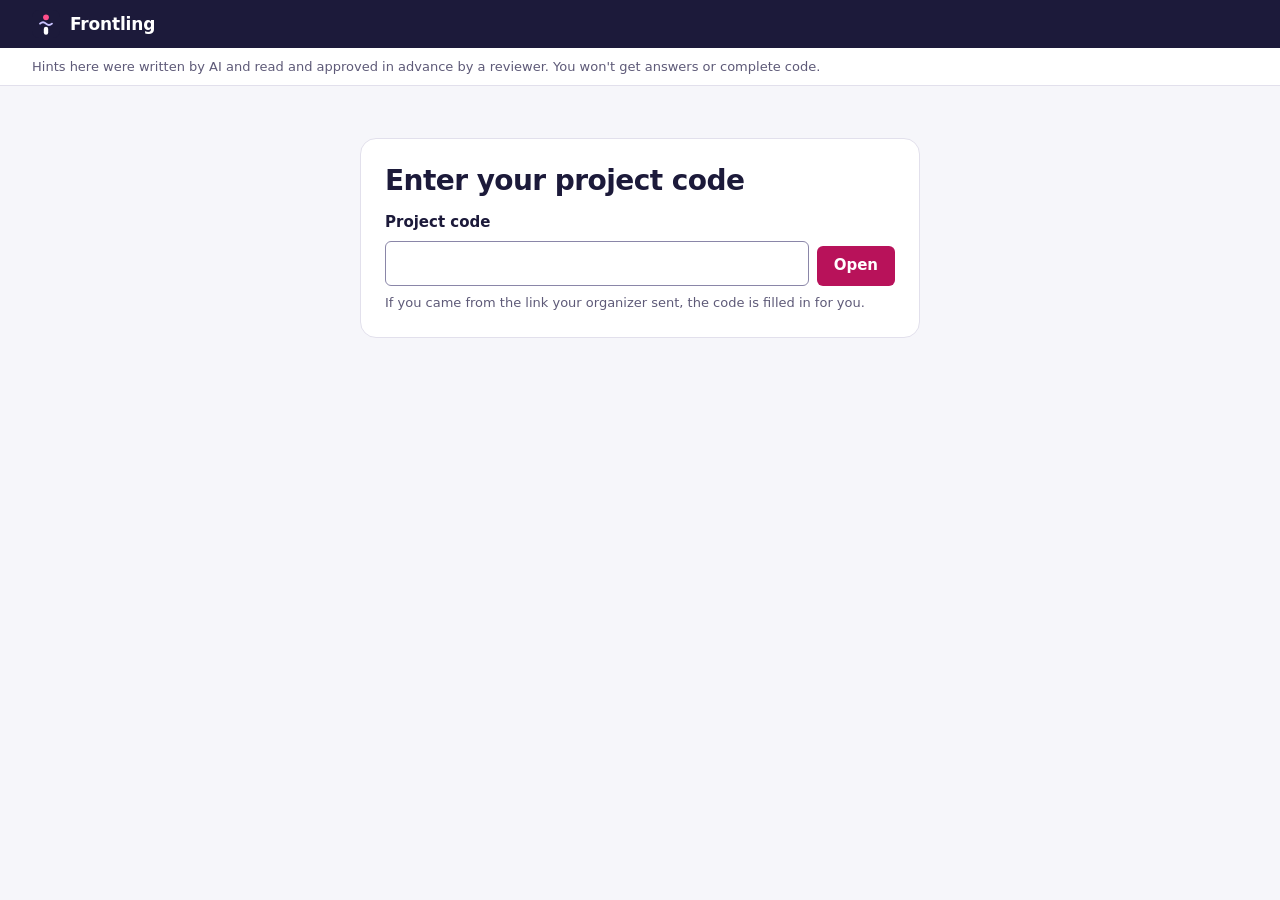
<file: index.html>
<!doctype html>
<html lang="ko">
<head>
<meta charset="utf-8">
<meta name="viewport" content="width=device-width, initial-scale=1">
<meta name="color-scheme" content="light dark">
<meta name="referrer" content="no-referrer">
<meta http-equiv="Content-Security-Policy" content="default-src 'self'; script-src 'self' 'sha256-A304RRr66a2YfLp4xQ+r5hAxTA2OeeiEGcj9R0fVHMI=' 'sha256-kIYbkEfWhMDTWCb3/GMw6hI1BwcKjZjQo9d8moKlDW4='; connect-src 'self' https://docs.google.com; img-src 'self' data:; style-src 'self' 'unsafe-inline'; form-action 'self' https://docs.google.com">
<title>Frontling</title>
<meta name="description" content="Frontling 연구 프로젝트 학습 공간: 마일스톤, 단계별 힌트, 개념 연습. / Frontling research project workspace.">
<script>(function(){var c;try{c=decodeURIComponent(location.hash.slice(1)).trim().toLowerCase()}catch(e){return}if(/^[a-z0-9-]{3,40}$/.test(c))window.R2C_PACK={code:c,p:fetch("packs/"+c+".json",{cache:"no-cache"}).then(function(r){return r},function(){return{ok:false,status:0}})}})();</script>
<link rel="icon" href="[data-uri]" type="image/svg+xml">
<style>:root{--ink:#1C1A3A;--ink-soft:#C9C6E4;--paper:#F6F6FA;--surface:#FFFFFF;--sunk:#EFEEF5;--line:#E2E0EC;--line-2:#8A86A8;--text:#1C1A3A;--muted:#5E5A78;--pink:#FF4F8B;--pink-ink:#B8125A;--pink-wash:rgba(255,79,139,.16);--lilac:#4B3FC2;--lilac-soft:#EEECFD;--mint:#0F7A58;--mint-soft:#E5F4EE;--warn:#B42318;--warn-soft:#FDECEA;--on-btn:#FFFFFF;--wave:url("data:image/svg+xml,%3Csvg xmlns='http://www.w3.org/2000/svg' width='10' height='16'%3E%3Cpath d='M5 0C9 4 9 4 5 8S1 12 5 16' fill='none' stroke='%230F7A58' stroke-width='2'/%3E%3C/svg%3E");--r-lg:16px;--r-md:10px;--r-sm:6px;--fs-0:.8125rem;--fs-1:.9375rem;--fs-2:1.0625rem;--fs-3:1.3125rem;--fs-4:1.75rem;--fs-5:2.375rem;--font:"Pretendard Variable","Pretendard",-apple-system,BlinkMacSystemFont,"Apple SD Gothic Neo","Malgun Gothic","Noto Sans KR","Segoe UI",system-ui,sans-serif;color-scheme:light}@media (prefers-color-scheme:dark){:root{--paper:#15132B;--surface:#1F1C3A;--sunk:#191734;--line:#34305A;--line-2:#7C77A6;--text:#EEEDF7;--muted:#A9A5C6;--pink-ink:#FF8FB6;--pink-wash:rgba(255,79,139,.22);--lilac:#B7AEFF;--lilac-soft:#2A2550;--mint:#5BD1A6;--mint-soft:#173A31;--warn:#FF9C90;--warn-soft:#3D1F1F;--on-btn:#15132B;--wave:url("data:image/svg+xml,%3Csvg xmlns='http://www.w3.org/2000/svg' width='10' height='16'%3E%3Cpath d='M5 0C9 4 9 4 5 8S1 12 5 16' fill='none' stroke='%235BD1A6' stroke-width='2'/%3E%3C/svg%3E");color-scheme:dark}}*,*:before,*:after{box-sizing:border-box}html{-webkit-text-size-adjust:100%}body{margin:0;background:var(--paper);color:var(--text);font:400 var(--fs-1)/1.65 var(--font);font-feature-settings:"tnum" 0;word-break:keep-all;overflow-wrap:anywhere}h1,h2,h3,h4{line-height:1.25;letter-spacing:-.02em;margin:0;font-weight:750;text-wrap:balance}h1{font-size:var(--fs-4)}h2{font-size:var(--fs-3)}h3{font-size:var(--fs-2)}p{margin:0}a{color:var(--pink-ink);text-underline-offset:3px}a:hover{text-decoration-thickness:2px}:focus-visible{outline:2px solid var(--pink-ink);outline-offset:2px;border-radius:4px}.num{font-variant-numeric:tabular-nums}.muted{color:var(--muted)}.small{font-size:var(--fs-0)}h2.h-sm{font-size:var(--fs-2)}.sr-only{position:absolute;width:1px;height:1px;padding:0;margin:-1px;overflow:hidden;clip:rect(0 0 0 0);white-space:nowrap;border:0}.stack>*+*{margin-top:12px}.stack-lg>*+*{margin-top:24px}.bar{background:var(--ink);color:#fff;display:flex;flex-wrap:wrap;align-items:center;gap:8px 20px;padding:10px clamp(16px,4vw,32px)}.brand{display:flex;align-items:center;gap:10px;color:#fff;text-decoration:none;font-weight:750;font-size:var(--fs-2);letter-spacing:-.01em;margin-right:auto;white-space:nowrap}.bar :focus-visible{outline-color:var(--pink)}.ai-note{margin:0;padding:8px clamp(16px,4vw,32px);font-size:var(--fs-0);color:var(--muted);border-bottom:1px solid var(--line);background:var(--surface)}.wrap{max-width:1120px;margin:0 auto;padding:28px clamp(16px,4vw,32px) 64px}.panel{background:var(--surface);border:1px solid var(--line);border-radius:var(--r-lg);padding:clamp(16px,3vw,24px)}.panel+.panel{margin-top:20px}.section-title{display:flex;align-items:baseline;gap:12px;margin-bottom:14px}.section-title .muted{font-size:var(--fs-0)}.flash{border:1px solid var(--line);border-left:4px solid var(--pink);background:var(--surface);border-radius:var(--r-md);padding:12px 14px;margin-bottom:20px}.note{border-radius:var(--r-md);padding:12px 14px;background:var(--sunk);color:var(--muted);font-size:var(--fs-0)}.note-warn{background:var(--warn-soft);color:var(--warn);font-weight:600}.chip{display:inline-flex;align-items:center;gap:6px;border-radius:999px;padding:2px 10px;font-size:var(--fs-0);background:var(--sunk);color:var(--muted);max-width:100%}.chip-lilac{background:var(--lilac-soft);color:var(--lilac)}.rate-row{display:flex;flex-wrap:wrap;align-items:center;gap:6px 8px;margin:4px 0 12px}.rate-row>.help{flex-basis:100%;margin:0}.btn-sm{padding:4px 12px;font-size:var(--fs-0)}button.btn-link{background:none;border:0;padding:0;border-radius:0;font:inherit;color:var(--pink-ink);text-decoration:underline;text-underline-offset:3px;cursor:pointer;filter:none;box-shadow:none}button.btn-link:hover{text-decoration-thickness:2px}.chip-rec{background:var(--mint-soft);color:var(--mint);font-weight:650}label{display:block;font-weight:650;margin-bottom:6px}.help{color:var(--muted);font-size:var(--fs-0);margin-top:6px}input,textarea,select{font:inherit;color:var(--text);background:var(--surface);border:1px solid var(--line-2);border-radius:var(--r-sm);padding:9px 11px;width:100%;max-width:100%}textarea{min-height:120px;resize:vertical;line-height:1.6}input[type=checkbox],input[type=radio]{width:auto;accent-color:var(--pink-ink)}.btn,button{font:inherit;font-weight:650;cursor:pointer;border-radius:var(--r-sm);padding:9px 16px;border:1px solid transparent;background:var(--pink-ink);color:var(--on-btn);display:inline-flex;align-items:center;gap:8px;text-decoration:none;line-height:1.3}.btn:hover,button:hover{filter:brightness(1.08)}button:disabled{opacity:.5;cursor:not-allowed;filter:none}.btn-quiet,button.btn-quiet{background:transparent;color:var(--text);border-color:var(--line-2)}.btn-quiet:hover{background:var(--sunk);filter:none}.inline-form{display:flex;gap:8px;flex-wrap:wrap;align-items:flex-end}.inline-form>*{flex:1 1 160px}.inline-form>button{flex:0 0 auto}.check-row{display:flex;flex-wrap:wrap;gap:6px 14px;align-items:center}.check-row label{font-weight:400;margin:0;display:flex;gap:6px;align-items:center}.trail{list-style:none;margin:0;padding:0 0 0 30px}.trail-node{position:relative;padding-bottom:22px}.trail-node:last-child{padding-bottom:0}.trail-node:before{content:"";position:absolute;left:-25px;top:24px;bottom:-2px;width:10px;background:linear-gradient(var(--line),var(--line)) center/2px 100% no-repeat}.trail-node.is-done:before{background:var(--wave) center top/10px 16px repeat-y}.trail-node:last-child:before{display:none}.trail-dot{position:absolute;left:-30px;top:3px;width:20px;height:20px;border-radius:50%;border:2px solid var(--line-2);background:var(--surface);display:grid;place-items:center}.is-done .trail-dot{background:var(--mint);border-color:var(--mint)}.is-done .trail-dot:after{content:"";width:8px;height:4px;border:2px solid var(--surface);border-top:0;border-right:0;transform:translateY(-1px) rotate(-45deg)}.is-now .trail-dot{background:var(--pink);border-color:var(--pink);box-shadow:0 0 0 6px var(--pink-wash)}.trail-step{font-size:var(--fs-0);font-weight:700;color:var(--muted);font-variant-numeric:tabular-nums}.is-now .trail-step{color:var(--pink-ink)}.trail-title{display:block;font-weight:700;line-height:1.35}.is-next .trail-title{color:var(--muted);font-weight:600}.trail-meta{display:block;color:var(--muted);font-size:var(--fs-0);margin-top:2px}.workspace{display:grid;grid-template-columns:minmax(260px,320px) minmax(0,1fr);gap:28px;align-items:start}.route{position:sticky;top:20px;max-height:calc(100vh - 40px);overflow-y:auto;overscroll-behavior:contain;padding:2px 4px 2px 2px}.route .paper-link{font-size:var(--fs-0);color:var(--muted)}.route h1{font-size:var(--fs-3);margin:6px 0 14px}.facts{margin:0 0 20px}.facts dt{font-size:var(--fs-0);font-weight:700;color:var(--muted)}.facts dd{margin:2px 0 12px}.desk-head{display:flex;gap:16px;align-items:flex-start;margin-bottom:18px}.m-mark{flex:none;font-size:var(--fs-5);font-weight:800;line-height:1;color:var(--pink-ink);letter-spacing:-.04em;font-variant-numeric:tabular-nums}.desk-head p{color:var(--muted);margin-top:4px}.log{display:flex;flex-direction:column;gap:12px;margin:20px 0}.entry{border-radius:var(--r-md);padding:12px 14px;white-space:pre-wrap}.entry header{display:flex;flex-wrap:wrap;align-items:center;gap:8px;margin-bottom:4px;white-space:normal}.entry header b{font-size:var(--fs-0)}.entry time{font-size:var(--fs-0);color:var(--muted)}.entry-attempt{background:var(--surface);border:1px solid var(--line)}.entry-hint{background:var(--lilac-soft);border-left:3px solid var(--lilac)}.entry-hint header b{color:var(--lilac)}@keyframes arrive{0%{box-shadow:0 0 0 4px var(--pink-wash)}to{box-shadow:0 0 0 0 transparent}}.composer{background:var(--surface);border:1px solid var(--line-2);border-radius:var(--r-lg);padding:18px;box-shadow:0 6px 24px -12px #1c1a3a47}.composer-row{display:flex;flex-wrap:wrap;gap:12px;align-items:center;justify-content:space-between;margin-top:12px}.composer-row .help{margin:0;flex:1 1 220px}.composer-row+.composer-row{border-top:1px solid var(--line);padding-top:12px}.submit-box{margin-top:24px;padding-top:18px;border-top:1px solid var(--line)}.done-state{border-left:4px solid var(--mint);background:var(--mint-soft);border-radius:var(--r-md);padding:16px;color:var(--text)}.quiz-q{border:1px solid var(--line);border-radius:var(--r-md);padding:16px;margin:0;background:var(--surface)}.quiz-q+.quiz-q{margin-top:14px}.quiz-q legend{font-weight:700;padding:0 4px}.quiz-opt{display:flex;gap:10px;align-items:flex-start;font-weight:400;padding:9px 10px;border-radius:var(--r-sm);margin:4px 0 0;cursor:pointer}.quiz-opt:hover{background:var(--sunk)}.quiz-opt input{margin-top:5px}.field+.field{margin-top:18px}@media (max-width:860px){.workspace{grid-template-columns:1fr}.route{position:static;max-height:none;overflow:visible}}@media (prefers-reduced-motion:reduce){*{animation:none!important;transition:none!important}}.narrow-box{max-width:560px;margin:24px auto}.prose-pre{white-space:pre-wrap}button[aria-disabled=true]{opacity:.55}#flash:focus{outline:none}</style>
</head>
<body>
<header class="bar">
<a class="brand" href="./"><img src="[data-uri]" alt="" width="28" height="28"><span>Frontling</span></a>
</header>
<aside class="ai-note" id="note" aria-label="AI 힌트 안내">이 서비스의 힌트는 AI가 만들고 담당 검토자가 미리 읽고 승인한 것이에요. 정답이나 완성 코드는 주지 않아요.</aside>
<main class="wrap">
<div class="flash" id="flash" role="status" tabindex="-1" hidden></div>
<div id="app"></div>
</main>
<noscript><p class="wrap">이 페이지는 자바스크립트가 필요해요. / This page needs JavaScript.</p></noscript>
<script>window.R2C_CONFIG={log:{action:"https://docs.google.com/forms/d/e/1FAIpQLSdogwG6R_gn-gfpt6oXHo-mv2eGu2PDBtlgvGf_1kzSw4vwAg/formResponse",fields:{pid:"entry.252289093",code:"entry.1224581361",kind:"entry.1875538486",milestone:"entry.783571669",detail:"entry.1184939382",at:"entry.1581704819",seq:""}},preTest:"",postTest:"",privacy:"https://team-pj-lab.github.io/frontling-site/privacy.html",offline:!0},window.R2C_I18N={ko:{note_label:"AI \uD78C\uD2B8 \uC548\uB0B4",brand_note:"\uC774 \uC11C\uBE44\uC2A4\uC758 \uD78C\uD2B8\uB294 AI\uAC00 \uB9CC\uB4E4\uACE0 \uB2F4\uB2F9 \uAC80\uD1A0\uC790\uAC00 \uBBF8\uB9AC \uC77D\uACE0 \uC2B9\uC778\uD55C \uAC83\uC774\uC5D0\uC694. \uC815\uB2F5\uC774\uB098 \uC644\uC131 \uCF54\uB4DC\uB294 \uC8FC\uC9C0 \uC54A\uC544\uC694.",code_h:"\uACFC\uC81C \uCF54\uB4DC \uC785\uB825",code_label:"\uBC1B\uC740 \uACFC\uC81C \uCF54\uB4DC",code_btn:"\uC5F4\uAE30",code_help:"\uC6B4\uC601\uC790\uC5D0\uAC8C \uBC1B\uC740 \uB9C1\uD06C\uB85C \uB4E4\uC5B4\uC624\uBA74 \uCF54\uB4DC\uAC00 \uC790\uB3D9\uC73C\uB85C \uC785\uB825\uB3FC\uC694.",pack_error:"\uACFC\uC81C\uB97C \uCC3E\uC9C0 \uBABB\uD588\uC5B4\uC694. \uCF54\uB4DC\uB97C \uB2E4\uC2DC \uD655\uC778\uD574 \uC8FC\uC138\uC694.",join_h:"\uC2DC\uC791\uD558\uAE30 \uC804\uC5D0",pid_label:"\uCC38\uC5EC \uBC88\uD638",pid_help:"\uC6B4\uC601\uC790\uAC00 \uC54C\uB824 \uC900 \uBC88\uD638\uC608\uC694. \uC774\uB984\uC774\uB098 \uC5F0\uB77D\uCC98\uB294 \uC801\uC9C0 \uB9C8\uC138\uC694.",consent_label:"\uB098\uC640 \uBCF4\uD638\uC790\uAC00 \uD30C\uC77C\uB7FF \uCC38\uC5EC\uC640 \uAE30\uB85D \uC218\uC9D1\uC5D0 \uB3D9\uC758\uD588\uC5B4\uC694.",privacy_link:"\uAE30\uB85D\uC774 \uC5B4\uB5BB\uAC8C \uC4F0\uC774\uB294\uC9C0 \uBCF4\uAE30",join_btn:"\uC2DC\uC791",pretest:"\uBA3C\uC800 \uC0AC\uC804 \uC9C4\uB2E8(AI \uC5C6\uC774 \uD480\uAE30)\uC744 \uD574 \uC8FC\uC138\uC694",posttest:"\uBAA8\uB4E0 \uB9C8\uC77C\uC2A4\uD1A4\uC744 \uB9C8\uCCE4\uB2E4\uBA74 \uC0AC\uD6C4 \uC9C4\uB2E8\uC744 \uD574 \uC8FC\uC138\uC694",paper:"\uC6D0 \uB17C\uBB38",question:"\uC5F0\uAD6C \uC9C8\uBB38",hypothesis:"\uAC00\uC124",milestones:"\uB9C8\uC77C\uC2A4\uD1A4",weeks:"{n}\uC8FC",now:"\uC9C0\uAE08",done:"\uC644\uB8CC",deliverable:"\uC0B0\uCD9C\uBB3C",attempt_label:"\uBB34\uC5C7\uC744 \uD574 \uBD24\uACE0, \uC5B4\uB514\uC11C \uB9C9\uD614\uB098\uC694?",attempt_help:"\uAD6C\uCCB4\uC801\uC73C\uB85C \uC801\uC744\uC218\uB85D \uB9DE\uB294 \uD78C\uD2B8\uB97C \uACE0\uB974\uAE30 \uC26C\uC6CC\uC694. \uC774\uB984\xB7\uC5F0\uB77D\uCC98 \uAC19\uC740 \uAC1C\uC778\uC815\uBCF4\uB294 \uC801\uC9C0 \uB9C8\uC138\uC694.",attempt_btn:"\uC2DC\uB3C4 \uC800\uC7A5",attempts:"\uB0B4 \uC2DC\uB3C4",stuck_h:"\uC5B4\uB514\uC11C \uB9C9\uD614\uB098\uC694?",stuck_help:"\uC2DC\uB3C4\uB97C \uC800\uC7A5\uD558\uBA74 \uB9C9\uD78C \uC9C0\uC810 \uD558\uB098\uC758 \uB2E4\uC74C \uD78C\uD2B8\uB97C \uC5F4 \uC218 \uC788\uC5B4\uC694. \uBC29\uD5A5 \u2192 \uAC1C\uB150 \u2192 \uBD80\uBD84 \uC608\uC2DC \uC21C\uC11C\uB85C \uC5F4\uB824\uC694.",open_hint:"{level} \uD78C\uD2B8 \uC5F4\uAE30",level_1:"\uBC29\uD5A5",level_2:"\uAC1C\uB150",level_3:"\uBD80\uBD84 \uC608\uC2DC",all_open:"\uC774 \uC9C0\uC810\uC758 \uD78C\uD2B8\uB97C \uBAA8\uB450 \uC5F4\uC5C8\uC5B4\uC694.",submit_h:"M{n} \uC0B0\uCD9C\uBB3C \uC81C\uCD9C",submit_ph:"\uACB0\uACFC\uBB3C \uB9C1\uD06C(\uAD6C\uAE00 \uB4DC\uB77C\uC774\uBE0C \uB4F1) \uB610\uB294 \uC9E7\uC740 \uC124\uBA85",submit_btn:"\uC81C\uCD9C\uD558\uACE0 \uB2E4\uC74C\uC73C\uB85C",submit_help:"\uC81C\uCD9C\uD558\uBA74 \uB2E4\uC74C \uB9C8\uC77C\uC2A4\uD1A4\uC774 \uC5F4\uB824\uC694. \uAC80\uD1A0\uC790\uAC00 \uAE30\uB85D\uC744 \uBCF4\uACE0 \uD53C\uB4DC\uBC31\uC744 \uC904 \uC218 \uC788\uC5B4\uC694.",all_done:"\uBAA8\uB4E0 \uB9C8\uC77C\uC2A4\uD1A4\uC744 \uB9C8\uCCE4\uC5B4\uC694. \uC218\uACE0\uD588\uC5B4\uC694!",quiz_h:"\uC120\uC218 \uC9C0\uC2DD \uC5F0\uC2B5",quiz_intro:"\uD544\uC694\uD55C \uAC1C\uB150\uC744 \uC5F0\uC2B5\uD574\uC694. \uC131\uC801\uACFC\uB294 \uC0C1\uAD00\uC5C6\uC5B4\uC694.",quiz_btn:"\uCC44\uC810",quiz_score:"{total}\uBB38\uC81C \uC911 {correct}\uBB38\uC81C",quiz_weak:"\uB354 \uACF5\uBD80\uD560 \uAC1C\uB150",quiz_ok:"\uD544\uC694\uD55C \uAC1C\uB150\uC744 \uBAA8\uB450 \uC54C\uACE0 \uC788\uC5B4\uC694.",answer:"\uC815\uB2F5",guides_h:"\uD559\uC2B5 \uC790\uB8CC",why:"\uD544\uC694\uD55C \uC774\uC720",summary:"\uD575\uC2EC",steps:"\uACF5\uBD80 \uC21C\uC11C",practice:"\uC5F0\uC2B5 \uACFC\uC81C",keywords:"\uAC80\uC0C9\uC5B4",guide_note:"AI\uAC00 \uB9CC\uB4E0 \uC790\uB8CC\uB77C \uD2C0\uB9B0 \uB0B4\uC6A9\uC774 \uC788\uC744 \uC218 \uC788\uC5B4\uC694. \uAD50\uACFC\uC11C\uB098 \uBBFF\uC744 \uB9CC\uD55C \uC790\uB8CC\uB85C \uD655\uC778\uD558\uC138\uC694.",backup:"\uB0B4 \uAE30\uB85D \uD30C\uC77C\uB85C \uC800\uC7A5",restore:"\uAE30\uB85D \uD30C\uC77C \uBD88\uB7EC\uC624\uAE30",join_restore:"\uB2E4\uB978 \uAE30\uAE30\uC5D0\uC11C \uC800\uC7A5\uD55C \uAE30\uB85D \uD30C\uC77C\uC774 \uC788\uB098\uC694?","msg.restored":"\uAE30\uB85D\uC744 \uBD88\uB7EC\uC654\uC5B4\uC694.","msg.restore_bad":"\uC774 \uACFC\uC81C\uC758 \uAE30\uB85D \uD30C\uC77C\uC774 \uC544\uB2C8\uC5D0\uC694. \uD30C\uC77C\uC744 \uB2E4\uC2DC \uD655\uC778\uD574 \uC8FC\uC138\uC694.","msg.restore_older":"\uC9C0\uAE08 \uC774 \uAE30\uAE30\uC758 \uAE30\uB85D\uC774 \uB354 \uB9CE\uC544\uC11C \uBD88\uB7EC\uC624\uC9C0 \uC54A\uC558\uC5B4\uC694.","msg.restore_other":"\uB2E4\uB978 \uCC38\uC5EC \uBC88\uD638\uC758 \uAE30\uB85D\uC774\uB77C \uBD88\uB7EC\uC624\uC9C0 \uC54A\uC558\uC5B4\uC694.",sync_pending:"\uBCF4\uB0B4\uC9C0 \uBABB\uD55C \uAE30\uB85D {n}\uAC74 (\uC778\uD130\uB137\uC774 \uC5F0\uACB0\uB418\uBA74 \uB2E4\uC2DC \uBCF4\uB0B4\uC694)","msg.attempt_too_short":"\uC2DC\uB3C4 \uB0B4\uC6A9\uC744 \uC870\uAE08 \uB354 \uAD6C\uCCB4\uC801\uC73C\uB85C \uC801\uC5B4 \uC8FC\uC138\uC694. (\uBB34\uC5C7\uC744 \uD588\uACE0, \uC5B4\uB514\uC11C \uB9C9\uD614\uB294\uC9C0)","msg.duplicate":"\uC9C0\uB09C\uBC88\uACFC \uAC19\uC740 \uC2DC\uB3C4\uC608\uC694. \uC774\uBC88\uC5D0 \uBB34\uC5C7\uC744 \uBC14\uAFD4 \uBD24\uB294\uC9C0 \uC801\uC5B4 \uC8FC\uC138\uC694.","msg.need_attempt":"\uD78C\uD2B8\uB97C \uC5F4\uB824\uBA74 \uBA3C\uC800 \uC0C8 \uC2DC\uB3C4\uB97C \uC800\uC7A5\uD574 \uC8FC\uC138\uC694.","msg.too_fast":"\uD78C\uD2B8\uB97C \uB108\uBB34 \uBE68\uB9AC \uC5F4\uC5C8\uC5B4\uC694. \uBC1B\uC740 \uD78C\uD2B8\uB85C \uD55C \uBC88 \uB354 \uC2DC\uB3C4\uD574 \uBCF4\uC138\uC694.","msg.max_level":"\uC774 \uC9C0\uC810\uC758 \uD78C\uD2B8\uB97C \uBAA8\uB450 \uC5F4\uC5C8\uC5B4\uC694. \uAC80\uD1A0\uC790\uC5D0\uAC8C \uC9C8\uBB38\uD574 \uBCF4\uC138\uC694.","msg.concern":"\uAC71\uC815\uB418\uB294 \uB0B4\uC6A9\uC774 \uC788\uC5B4 \uC7A0\uC2DC \uBA48\uCDC4\uC5B4\uC694. \uBA58\uD1A0\uB098 \uBCF4\uD638\uC790, \uBBFF\uC744 \uC218 \uC788\uB294 \uC5B4\uB978\uC5D0\uAC8C \uBC14\uB85C \uC774\uC57C\uAE30\uD574 \uC8FC\uC138\uC694. \uC704\uAE09\uD558\uBA74 112(\uACBD\uCC30)\uB098 119(\uAD6C\uAE09)\uC5D0 \uC5F0\uB77D\uD558\uC138\uC694.","msg.submit_empty":"\uC81C\uCD9C\uD560 \uACB0\uACFC\uBB3C \uB9C1\uD06C\uB098 \uC124\uBA85\uC744 \uC801\uC5B4 \uC8FC\uC138\uC694.","msg.saved":"\uC800\uC7A5\uD588\uC5B4\uC694.","msg.submitted":"\uC81C\uCD9C\uD588\uC5B4\uC694. \uB2E4\uC74C \uB9C8\uC77C\uC2A4\uD1A4\uC774 \uC5F4\uB838\uC5B4\uC694.","msg.join":"\uCC38\uC5EC \uBC88\uD638\uB97C \uC801\uACE0 \uB3D9\uC758 \uC5EC\uBD80\uB97C \uD655\uC778\uD574 \uC8FC\uC138\uC694.","msg.hint_opened":"{label}: {level} \uD78C\uD2B8\uB97C \uC5F4\uC5C8\uC5B4\uC694.",rate_q:"\uC774 \uD78C\uD2B8\uAC00 \uB3C4\uC6C0\uC774 \uB410\uB098\uC694?",rate_up:"\uB3C4\uC6C0\uC774 \uB410\uC5B4\uC694",rate_down:"\uB3C4\uC6C0\uC774 \uC548 \uB410\uC5B4\uC694","msg.rated":"\uC54C\uB824 \uC918\uC11C \uACE0\uB9C8\uC6CC\uC694. \uD78C\uD2B8\uB97C \uACE0\uCE58\uB294 \uB370 \uC368\uC694.","msg.rate_none":"\uD3C9\uAC00\uD560 \uD78C\uD2B8\uAC00 \uC5C6\uC5B4\uC694.",rec_chip:"\uCD94\uCC9C",rec_help:"\uBC29\uAE08 \uC801\uC740 \uC2DC\uB3C4\uC640 \uAC00\uC7A5 \uAC00\uAE4C\uC6B4 \uC9C0\uC810\uC5D0 \u2018\uCD94\uCC9C\u2019\uC744 \uD45C\uC2DC\uD588\uC5B4\uC694. \uB2E4\uB978 \uC9C0\uC810\uC744 \uACE8\uB77C\uB3C4 \uAD1C\uCC2E\uC544\uC694.","msg.clock":"\uAE30\uAE30 \uC2DC\uAC04\uC774 \uB4A4\uB85C \uBC14\uB010 \uAC83 \uAC19\uC544\uC694. \uC2DC\uAC04 \uC124\uC815\uC744 \uD655\uC778\uD55C \uB4A4 \uB2E4\uC2DC \uB20C\uB7EC \uC8FC\uC138\uC694.","msg.not_current":"\uC9C0\uAE08 \uB9C8\uC77C\uC2A4\uD1A4\uB9CC \uC81C\uCD9C\uD560 \uC218 \uC788\uC5B4\uC694.","msg.done":"\uC774\uBBF8 \uC81C\uCD9C\uD55C \uB9C8\uC77C\uC2A4\uD1A4\uC774\uC5D0\uC694."},en:{note_label:"About the AI hints",brand_note:"Hints here were written by AI and read and approved in advance by a reviewer. You won't get answers or complete code.",code_h:"Enter your project code",code_label:"Project code",code_btn:"Open",code_help:"If you came from the link your organizer sent, the code is filled in for you.",pack_error:"We couldn't find that project. Check the code and try again.",join_h:"Before you start",pid_label:"Participant number",pid_help:"The number your organizer gave you. Don't enter your name or contact details.",consent_label:"My parent or guardian and I agreed to the pilot and to the activity log.",privacy_link:"How your activity is used",join_btn:"Start",pretest:"First, take the pre-check (without AI)",posttest:"Finished every milestone? Take the post-check",paper:"Source paper",question:"Research question",hypothesis:"Hypothesis",milestones:"Milestones",weeks:"{n} wk",now:"Now",done:"Done",deliverable:"Deliverable",attempt_label:"What did you try, and where are you stuck?",attempt_help:"The more specific you are, the easier it is to pick the right hint. Don't include personal details.",attempt_btn:"Save attempt",attempts:"My attempts",stuck_h:"Where are you stuck?",stuck_help:"After you save an attempt, open the next hint for one stuck point: direction, then concept, then a partial example.",open_hint:"Open {level} hint",level_1:"direction",level_2:"concept",level_3:"partial example",all_open:"You've opened every hint for this point.",submit_h:"Submit M{n} work",submit_ph:"Link to your work (e.g. Google Drive) or a short description",submit_btn:"Submit and continue",submit_help:"Submitting opens the next milestone. Your reviewer can see your log and give feedback.",all_done:"You finished every milestone. Great work!",quiz_h:"Concept practice",quiz_intro:"Practice the concepts this project needs. It doesn't count toward any grade.",quiz_btn:"Check",quiz_score:"{correct} of {total}",quiz_weak:"Concepts to review",quiz_ok:"You know every concept this project needs.",answer:"Answer",guides_h:"Study guides",why:"Why you need it",summary:"The idea",steps:"How to learn it",practice:"Practice",keywords:"Search terms",guide_note:"Made by AI and may contain mistakes. Check it against a textbook or another trusted source.",backup:"Save my log to a file",restore:"Load a saved log file",join_restore:"Saved a log file on another device?","msg.restored":"Your log is back.","msg.restore_bad":"That isn't a log file for this project. Check the file and try again.","msg.restore_older":"This device already has more progress, so the file wasn't loaded.","msg.restore_other":"That file belongs to another participant number, so it wasn't loaded.",sync_pending:"{n} log entries not sent yet (they'll be sent when you're online)","msg.attempt_too_short":"Please be a bit more specific: what did you do, and where did you get stuck?","msg.duplicate":"That's the same as your last attempt. What did you change this time?","msg.need_attempt":"Save a new attempt first, then open a hint.","msg.too_fast":"That was quick. Try once more with the hint you have.","msg.max_level":"You've opened every hint for this point. Ask your reviewer.","msg.concern":"We paused because something you wrote worries us. Please talk to a mentor, a parent or another adult you trust right away. In an emergency, call your local emergency number.","msg.submit_empty":"Add a link or a short description of your work.","msg.saved":"Saved.","msg.submitted":"Submitted. The next milestone is open.","msg.join":"Enter your participant number and confirm consent.","msg.hint_opened":"{label}: {level} hint opened.",rate_q:"Did this hint help?",rate_up:"It helped",rate_down:"It didn't help","msg.rated":"Thanks. We use this to improve the hints.","msg.rate_none":"There's no hint to rate.",rec_chip:"Suggested",rec_help:"The stuck point closest to what you just wrote is marked \u2018Suggested\u2019. You can pick another one.","msg.clock":"Your device clock seems to have moved back. Check the time settings, then try again.","msg.not_current":"Only the current milestone can be submitted.","msg.done":"This milestone was already submitted."}},function(g){"use strict";var k=3,N=1500,w=500,P=2*60*1e3,m=/자살(?!률|율|예방|통계|데이터|관련연구|위험요인|사망률)|자해|죽고싶|죽어버리|죽을래|죽어야겠|살기싫|살고싶지않|사라지고싶|없어지고싶|목숨을끊|극단적(인)?선택|손목을?긋|뛰어내리고싶|목매/,v=/\bsuicid(?!e\s+(rate|prevention|data|statistics|risk))|\bkill\s+myself\b|\bself[-\s]?harm|\bwant\s+to\s+die\b|\bend\s+my\s+life\b|\bhurt\s+myself\b/i;function S(e){var t=String(e||"");return v.test(t)||m.test(t.replace(/\s+/g,""))}function A(e){for(var t=2166136261,r=0;r<e.length;r++)t^=e.charCodeAt(r),t=Math.imul(t,16777619)>>>0;return t||1}function O(e,t){for(var r=t>>>0,s="",a=0;a<e.length;a++)r^=r<<13,r>>>=0,r^=r>>>17,r^=r<<5,r>>>=0,s+=String.fromCharCode(e.charCodeAt(a)^r&255);return s}function u(e){return unescape(encodeURIComponent(e))}function i(e){return decodeURIComponent(escape(e))}function L(e,t,r){return btoa(O(u(String(r)),A(e+"|"+t)))}function M(e,t,r){return i(O(atob(r),A(e+"|"+t)))}function z(e,t,r,s){var a=e.milestones[t].stuck[r].variants;return 1+(a&&a[s]?a[s].length:0)}function oe(e,t,r,s,a){var l=z(e,r,s,a);return l>1?A(String(t)+"|"+e.code+"|"+r+"."+s+"."+a)%l:null}function I(e,t,r,s,a){var l=e.milestones[t].stuck[r];if(a){var d=l.variants[s][a-1];return e.sealed===1?M(e.code,"v"+t+"."+r+"."+s+"."+a,d):d}return e.sealed===1?M(e.code,"h"+t+"."+r+"."+s,l.hints[s]):l.hints[s]}function T(e){return(e.quiz||[]).map(function(t,r){if(e.sealed!==1)return t;var s={};return Object.keys(t).forEach(function(a){s[a]=t[a]}),s.answer=Number(M(e.code,"qa"+r,t.answer)),t.explanation&&(s.explanation=M(e.code,"qe"+r,t.explanation)),s})}function ie(e){if(e.sealed===1)return e;var t=JSON.parse(JSON.stringify(e));return t.milestones.forEach(function(r,s){r.stuck.forEach(function(a,l){a.hints=a.hints.map(function(d,h){return L(t.code,"h"+s+"."+l+"."+h,d)}),a.variants&&(a.variants=a.variants.map(function(d,h){return d.map(function(b,y){return L(t.code,"v"+s+"."+l+"."+h+"."+(y+1),b)})}))})}),(t.quiz||[]).forEach(function(r,s){r.answer=L(t.code,"qa"+s,String(r.answer)),r.explanation&&(r.explanation=L(t.code,"qe"+s,r.explanation))}),t.sealed=1,t}function B(e){var t=JSON.parse(JSON.stringify(e));return e.sealed!==1||(t.milestones.forEach(function(r,s){r.stuck.forEach(function(a,l){a.hints=a.hints.map(function(d,h){return I(e,s,l,h,0)}),a.variants&&(a.variants=a.variants.map(function(d,h){return d.map(function(b,y){return I(e,s,l,h,y+1)})}))})}),t.quiz=T(e),e.quiz||delete t.quiz,delete t.sealed),t}var j=.12,$=1.2,D={};"i a an the to of and or in on at is it my me we you this that what how why do does did dont can cant not no be am are was were for with which when so but if just".split(" ").forEach(function(e){D[e]=1});function K(e){for(var t=" "+String(e||"").toLowerCase().replace(/[^0-9a-z\uac00-\ud7a3\u3131-\u318e]+/g," ").replace(/\s+/g," ").trim()+" ",r={},s=2;s<=3;s++)for(var a=0;a+s<=t.length;a++){var l=t.substr(a,s);l.trim().length<2||/^[\s0-9]+$/.test(l)||(r[l]=(r[l]||0)+1)}return t.trim().split(" ").forEach(function(d){/^[a-z][a-z0-9]+$/.test(d)&&!D[d]&&(r["w:"+d]=(r["w:"+d]||0)+1)}),r}function se(e){return e.milestones.forEach(function(t,r){var s=t.stuck.map(function(a,l){return a.hints.map(function(d,h){try{return I(e,r,l,h,0)}catch(b){return""}})});Object.defineProperty(t,"_hints",{value:s,enumerable:!1,configurable:!0}),delete t._profiles}),e}function ce(e){if(e._profiles)return e._profiles;var t=e.stuck.map(function(l,d){var h={},b=[l.label].concat(e._hints?e._hints[d]:[]);return b.forEach(function(y){Object.keys(K(y)).forEach(function(C){h[C]=(h[C]||0)+1})}),h}),r={},s=t.length;t.forEach(function(l){Object.keys(l).forEach(function(d){r[d]=(r[d]||0)+1})});var a=e.stuck.map(function(l,d){var h={};Object.keys(t[d]).forEach(function(y){var C=Math.log((s+1)/r[y]);C>.01&&(h[y]=t[d][y]*C)}),Object.keys(l.signals||{}).forEach(function(y){h[y]=(h[y]||0)+l.signals[y]});var b=0;return Object.keys(h).forEach(function(y){b+=h[y]*h[y]}),{w:h,norm:Math.sqrt(b)||1}});return Object.defineProperty(e,"_profiles",{value:a,enumerable:!1,configurable:!0}),a}function R(e,t){var r=K(t),s=0;return Object.keys(r).forEach(function(a){r[a]=Math.min(r[a],2),s+=r[a]*r[a]}),s=Math.sqrt(s)||1,ce(e).map(function(a,l){var d=0;return Object.keys(r).forEach(function(h){a.w[h]&&(d+=r[h]*a.w[h])}),{s:l,score:d/(s*a.norm)}}).sort(function(a,l){return l.score-a.score||a.s-l.s})}function V(e,t){if(!e||!e.stuck||e.stuck.length<2)return-1;var r=R(e,t);return r[0].score>=j&&r[0].score>=$*r[1].score?r[0].s:-1}function J(e){return String(e||"").trim().split(/\s+/).join(" ").toLowerCase()}function H(){return Math.random().toString(36).slice(2,10)+Date.now().toString(36).slice(-4)}function X(e){return{v:1,code:e,sid:H(),seq:0,lastAt:0,pid:"",consent:!1,ms:{},quiz:null,outbox:[]}}function Q(e){return e.sid||(e.sid=H()),typeof e.seq!="number"&&(e.seq=0),typeof e.lastAt!="number"&&(e.lastAt=0),(e.outbox||(e.outbox=[])).forEach(function(t){typeof t.seq!="number"&&(t.seq=++e.seq)}),e}function x(e,t){return e.ms[t]||(e.ms[t]={attempts:[],reveals:[],submitted:null}),e.ms[t]}function Z(e,t){for(var r=0;r<t;r++)if(!x(e,r).submitted)return r;return t}function _(e,t,r,s,a){var l=typeof s=="string"?s:JSON.stringify(s||{});e.seq=(e.seq||0)+1,e.outbox.push({seq:e.seq,kind:t,milestone:r,detail:l.slice(0,N),at:new Date(a).toISOString()}),e.outbox.length>w&&e.outbox.splice(0,e.outbox.length-w)}function U(e,t,r){return e.lastAt&&r<e.lastAt-P?(_(e,"clock",t,{back_s:Math.round((e.lastAt-r)/1e3)},r),e.lastAt=r,!1):(r>(e.lastAt||0)&&(e.lastAt=r),!0)}function le(e,t,r,s,a,l){var d=String(r||"").trim();if(S(d))return _(e,"flag",t,"",s),{ok:!1,reason:"concern"};if(d.length<a.min_attempt_chars)return{ok:!1,reason:"attempt_too_short"};var h=x(e,t);if(h.submitted)return{ok:!1,reason:"done"};var b=h.attempts[h.attempts.length-1];if(b&&J(b.body)===J(d))return{ok:!1,reason:"duplicate"};if(!U(e,t,s))return{ok:!1,reason:"clock"};var y={body:d,at:s};return l&&(y.rec=V(l,d)),h.attempts.push(y),_(e,"attempt",t,d,s),{ok:!0}}function ee(e,t,r){var s=0;return x(e,t).reveals.forEach(function(a){a.s===r&&a.level>s&&(s=a.level)}),s}function te(e,t,r,s,a){var l=x(e,t);if(l.submitted)return{ok:!1,reason:"done"};var d=ee(e,t,r)+1;if(d>k)return{ok:!1,reason:"max_level"};var h=l.reveals[l.reveals.length-1],b=l.attempts.length-(h?h.after:0);return b<1?{ok:!1,reason:"need_attempt"}:h&&s-h.at<a.hint_min_interval_s*1e3?{ok:!1,reason:"too_fast"}:{ok:!0,level:d}}function ue(e,t,r,s,a,l){var d=te(e,t,r,s,a);if(d.ok){if(!U(e,t,s))return{ok:!1,reason:"clock"};var h=x(e,t),b={s:r,level:d.level,at:s,after:h.attempts.length};typeof l=="number"&&(b.v=l),h.reveals.push(b);var y=h.attempts[h.attempts.length-1],C={stuck:r,level:d.level};y&&typeof y.rec=="number"&&(C.rec=y.rec),typeof l=="number"&&(C.v=l),_(e,"hint",t,C,s)}return d}function G(e,t,r){var s=x(e,t).reveals,a=null;return s.forEach(function(l){l.s===r&&(!a||l.level>a.level)&&(a=l)}),a}function ne(e,t,r){var s=G(e,t,r);return!!(s&&!s.rated&&!x(e,t).submitted)}function fe(e,t,r,s,a){if(!ne(e,t,r))return{ok:!1,reason:"rate_none"};var l=G(e,t,r),d={stuck:r,level:l.level,up:!!s};return l.rated=s?1:-1,typeof l.v=="number"&&(d.v=l.v),_(e,"rate",t,d,a),{ok:!0}}function re(e,t){var r=x(e,t),s=r.reveals[r.reveals.length-1],a=r.attempts[r.attempts.length-1];return!a||typeof a.rec!="number"||a.rec<0||s&&s.after>=r.attempts.length?-1:a.rec}function de(e,t,r,s,a){var l=String(s||"").trim();return t!==Z(e,r)?{ok:!1,reason:"not_current"}:S(l)?(_(e,"flag",t,"",a),{ok:!1,reason:"concern"}):l.length<3?{ok:!1,reason:"submit_empty"}:U(e,t,a)?(x(e,t).submitted={body:l,at:a},_(e,"submit",t,l,a),{ok:!0}):{ok:!1,reason:"clock"}}function E(e,t){var r={},s=0;e.forEach(function(l,d){var h=t[d]===l.answer;h&&s++;var b=r[l.concept]||(r[l.concept]=[0,0]);b[0]+=h?1:0,b[1]+=1});var a=Object.keys(r).filter(function(l){return r[l][0]<r[l][1]});return{correct:s,total:e.length,weak:a}}function W(e,t,r,s){e.quiz||(e.quiz={first:{result:t,answers:r,at:s},last:null,tries:0}),e.quiz.last={result:t,answers:r,at:s},e.quiz.tries+=1,_(e,"quiz",-1,{correct:t.correct,total:t.total,first:e.quiz.tries===1},s)}function F(e){var t=0;return Object.keys(e.ms||{}).forEach(function(r){var s=e.ms[r];t+=(s.submitted?1e3:0)+s.attempts.length+s.reveals.length}),t+(e.quiz?e.quiz.tries:0)}function Y(e,t){return!!(e&&e.v===1&&e.code===t&&e.ms&&typeof e.ms=="object"&&Object.keys(e.ms).every(function(r){var s=e.ms[r];return/^\d+$/.test(r)&&s&&Array.isArray(s.attempts)&&Array.isArray(s.reveals)&&s.attempts.every(function(a){return a&&typeof a.body=="string"&&typeof a.at=="number"})&&s.reveals.every(function(a){return a&&Number.isInteger(a.s)&&Number.isInteger(a.level)&&a.level>=1&&a.level<=k})}))}function ae(e,t,r,s){if(!Y(t,r))return{ok:!1,reason:"restore_bad"};if(e.pid&&t.pid&&e.pid!==t.pid)return{ok:!1,reason:"restore_other"};if(F(t)<F(e))return{ok:!1,reason:"restore_older"};var a=JSON.parse(JSON.stringify(t));return a.sid=e.sid,a.seq=Math.max(e.seq||0,t.seq||0),a.outbox=e.outbox.slice(),a.lastAt=Math.max(e.lastAt||0,t.lastAt||0),a.pid||(a.pid=e.pid),a.consent=!!(t.consent||e.consent),Q(a),_(a,"restore",-1,{progress:F(t)},s),{ok:!0,state:a}}function q(e){return typeof e=="string"&&e.trim().length>0}function n(e){return e===void 0||typeof e=="string"}function o(e){return e===void 0||Array.isArray(e)&&e.every(function(t){return typeof t=="string"})}function c(e){return typeof e=="number"&&isFinite(e)&&e>=0}function f(e){if(!(e&&e.v===1&&q(e.code)&&e.project&&typeof e.project=="object")||e.sealed!==void 0&&e.sealed!==1||!(q(e.project.title)&&n(e.project.question)&&n(e.project.hypothesis))||e.paper!==void 0&&!(e.paper&&typeof e.paper=="object"&&n(e.paper.title)&&n(e.paper.url))||!(e.policy&&c(e.policy.min_attempt_chars)&&c(e.policy.hint_min_interval_s))||!(Array.isArray(e.milestones)&&e.milestones.length))return!1;var t=e.milestones.every(function(a){return a&&q(a.title)&&n(a.deliverable)&&(a.weeks===void 0||c(a.weeks))&&Array.isArray(a.stuck)&&a.stuck.length&&a.stuck.every(function(l){return l&&q(l.label)&&Array.isArray(l.hints)&&l.hints.length===k&&l.hints.every(q)&&(l.variants===void 0||Array.isArray(l.variants)&&l.variants.length===k&&l.variants.every(function(d){return Array.isArray(d)&&d.every(q)}))&&(l.signals===void 0||l.signals&&typeof l.signals=="object"&&!Array.isArray(l.signals)&&Object.keys(l.signals).every(function(d){return typeof l.signals[d]=="number"&&isFinite(l.signals[d])}))})});if(!t)return!1;if(e.quiz!==void 0){if(!Array.isArray(e.quiz))return!1;var r;try{r=T(e)}catch(a){return!1}var s=r.every(function(a){return a&&q(a.question)&&Array.isArray(a.options)&&a.options.length>=2&&a.options.every(q)&&Number.isInteger(a.answer)&&a.answer>=0&&a.answer<a.options.length&&n(a.explanation)&&(a.concept===void 0||typeof a.concept=="string")});if(!s)return!1}return!(e.guides!==void 0&&(!Array.isArray(e.guides)||!e.guides.every(function(a){return a&&q(a.concept)&&n(a.why)&&n(a.summary)&&n(a.practice)&&o(a.steps)&&o(a.keywords)})))}var p={MAX_LEVEL:k,OUTBOX_MAX:w,CLOCK_SLACK_MS:P,newState:X,migrate:Q,ms:x,current:Z,addAttempt:le,level:ee,canReveal:te,reveal:ue,submit:de,grade:E,recordQuiz:W,validPack:f,concern:S,sealPack:ie,hintText:I,quizKey:T,grams:K,rankStuck:R,recommend:V,attachHints:se,suggestion:re,unsealPack:B,restoreFrom:ae,variantCount:z,variantOf:oe,canRate:ne,rate:fe,latestReveal:G};typeof module!="undefined"&&module.exports?module.exports=p:g.R2CCore=p}(this),function(){"use strict";var g=window.R2CCore,k=window.R2C_CONFIG||{},N=window.R2C_I18N,w=document.getElementById("app"),P=document.getElementById("flash"),m=null,v=null,S="ko",A=0,O=-1;function u(n,o){var c=N[S]&&N[S][n]||N.ko[n]||n;return Object.keys(o||{}).forEach(function(f){c=c.split("{"+f+"}").join(o[f])}),c}function i(n,o){var c=document.createElement(n);Object.keys(o||{}).forEach(function(e){var t=o[e];t==null||t===!1||(e.slice(0,2)==="on"?c.addEventListener(e.slice(2),t):e==="text"?c.textContent=t:c.setAttribute(e,t===!0?"":t))});for(var f=2;f<arguments.length;f++){var p=arguments[f];(Array.isArray(p)?p:[p]).forEach(function(e){e==null||e===!1||c.appendChild(typeof e=="string"?document.createTextNode(e):e)})}return c}function L(n){return/^https?:\/\//i.test(n||"")?n:""}function M(){return S==="en"?k.privacy.replace(/privacy\.html$/,"privacy-en.html"):k.privacy}function z(n,o,c){P.textContent=n?u(n,o):"",P.hidden=!n,n&&!c&&P.focus()}function oe(){return"r2c:"+m.code}function I(n){n=n||v;try{localStorage.setItem("r2c:"+n.code,JSON.stringify(n))}catch(o){}}function T(n){try{var o=JSON.parse(localStorage.getItem("r2c:"+n)||"null");if(o&&o.v===1&&o.code===n)return g.migrate(o)}catch(c){}return null}function ie(){var n=T(m.code);return n||(n=g.newState(m.code),I(n)),n}function B(){return m&&T(m.code)||v}function j(n){v=B();var o=n(v);return I(),o}function $(){var n=k.log||{},o=n.fields||{};return!!(n.action&&o.pid&&o.kind)}var D=!1;function K(n,o){return navigator.locks&&navigator.locks.request?navigator.locks.request(n,o):o()}var se=4;function ce(n,o,c,f){var p=new URLSearchParams;return p.append(o.pid,c.pid),o.code&&p.append(o.code,c.code),p.append(o.kind,f.kind),o.milestone&&p.append(o.milestone,String(f.milestone+1)),o.detail&&p.append(o.detail,f.detail),o.at&&p.append(o.at,f.at),o.seq&&p.append(o.seq,c.sid+":"+f.seq),fetch(n.action,{method:"POST",mode:"no-cors",body:p,keepalive:!0}).then(function(){return f.seq},function(){return null})}function R(){if(D||!$()||!v||!v.outbox.length||navigator.onLine===!1)return;var n=k.log,o=n.fields,c=v.code;D=!0;function f(){if(!m||m.code!==c)return Promise.resolve();var p=B(),e=p.outbox.slice(0,se);return v=p,e.length?Promise.all(e.map(function(t){return ce(n,o,p,t)})).then(function(t){var r=t.filter(function(s){return s!==null});if(m&&m.code===c&&r.length&&j(function(s){s.outbox=s.outbox.filter(function(a){return r.indexOf(a.seq)<0})}),r.length<e.length)throw new Error("offline");return f()}):Promise.resolve()}Promise.resolve().then(function(){return K("r2c-flush:"+c,f)}).catch(function(){}).then(function(){D=!1;var p=document.getElementById("sync");p&&v&&(p.textContent=re())})}function V(){var n=new Blob([JSON.stringify(v,null,1)],{type:"application/json"}),o=i("a",{href:URL.createObjectURL(n),download:"frontling-"+m.code+"-"+(v.pid||"me")+".json"});document.body.appendChild(o),o.click(),o.remove(),setTimeout(function(){URL.revokeObjectURL(o.href)},1e3)}function J(){var n=i("input",{type:"file",accept:".json,application/json",class:"sr-only",tabindex:"-1","aria-hidden":"true",onchange:function(){var o=n.files&&n.files[0];if(o){var c=new FileReader;c.onload=function(){var f=null;try{f=JSON.parse(String(c.result))}catch(e){}v=B();var p=g.restoreFrom(v,f,m.code,Date.now());p.ok&&(v=p.state,I()),z(p.ok?"msg.restored":"msg."+p.reason),E(),R()},c.readAsText(o)}}});return i("span",{},n,i("button",{type:"button",class:"btn-link",id:"restore-btn",onclick:function(){n.value="",n.click()},text:u("restore")}))}function H(n){var o=k[n];return o?o.split("{pid}").join(encodeURIComponent(v.pid)).split("{code}").join(encodeURIComponent(m.code)):""}function X(n){w.replaceChildren(i("div",{class:"panel stack narrow-box"},i("h1",{text:u("code_h")}),n?i("p",{class:"note note-warn",role:"alert",text:u("pack_error")}):null,i("form",{class:"inline-form",onsubmit:function(o){o.preventDefault();var c=o.target.elements.code.value.trim().toLowerCase();c&&(location.hash=c)}},i("div",{},i("label",{for:"code",text:u("code_label")}),i("input",{id:"code",name:"code",autocomplete:"off",required:!0})),i("button",{text:u("code_btn")})),i("p",{class:"help",text:u("code_help")})))}function Q(){w.replaceChildren(i("div",{class:"panel stack narrow-box"},i("h1",{text:m.project.title}),i("h2",{class:"h-sm",text:u("join_h")}),i("form",{class:"stack",onsubmit:function(n){n.preventDefault();var o=n.target.elements.pid.value.trim();if(!o||!n.target.elements.consent.checked){z("msg.join");return}j(function(c){c.pid=o.slice(0,40),c.consent=!0}),z(""),E(),navigator.storage&&navigator.storage.persist&&navigator.storage.persist().catch(function(){})}},i("div",{class:"field"},i("label",{for:"pid",text:u("pid_label")}),i("input",{id:"pid",name:"pid",autocomplete:"off",maxlength:"40",required:!0}),i("p",{class:"help",text:u("pid_help")})),i("label",{class:"check-row"},i("input",{type:"checkbox",name:"consent"})," "+u("consent_label")),L(k.privacy)?i("p",{class:"small"},i("a",{href:M(),target:"_blank",rel:"noopener noreferrer",text:u("privacy_link")})):null,i("div",{},i("button",{text:u("join_btn")}))),i("p",{class:"help"},u("join_restore")+" ",J())))}function x(n,o){return i("ol",{class:"trail","aria-label":u("milestones")},m.milestones.map(function(c,f){var p=f<o?"is-done":f===o?"is-now":"is-next";return i("li",{class:"trail-node "+p,"aria-current":f===o?"step":null},i("span",{class:"trail-dot"}),i("span",{class:"trail-step"},"M"+(f+1),i("span",{class:"sr-only",text:f<o?" ("+u("done")+")":f===o?" ("+u("now")+")":""})),i("span",{class:"trail-title",text:c.title}),i("span",{class:"trail-meta",text:c.deliverable+", "+u("weeks",{n:c.weeks})}))}))}function Z(n){var o=m.paper,c=L(o.url);return i("aside",{class:"route"},i("p",{class:"paper-link"},u("paper")+": ",c?i("a",{href:c,target:"_blank",rel:"noopener noreferrer",text:o.title}):o.title),i("h1",{text:m.project.title}),i("dl",{class:"facts"},i("dt",{text:u("question")}),i("dd",{text:m.project.question}),i("dt",{text:u("hypothesis")}),i("dd",{text:m.project.hypothesis})),x(m.milestones.length,n))}function _(n,o,c,f){z(n.ok?o:"msg."+n.reason,n.ok?c:null,f),E(),R()}function U(n){return n.pid||n.sid}function le(n,o,c){var f=g.ms(v,n).reveals.filter(function(p){return p.s===o&&p.level===c+1})[0];return f&&typeof f.v=="number"&&f.v<g.variantCount(m,n,o,c)?f.v:g.variantOf(m,U(v),n,o,c)||0}function ee(n){var o=m.milestones[n],c=g.ms(v,n),f=m.policy,p=Date.now(),e=g.suggestion(v,n);return i("section",{class:"panel stack","aria-labelledby":"mh"},i("div",{class:"desk-head"},i("span",{class:"m-mark",text:"M"+(n+1)}),i("h2",{id:"mh",text:o.title})),i("p",{class:"muted"},u("deliverable")+": "+o.deliverable),i("form",{class:"composer stack",onsubmit:function(t){t.preventDefault();var r=t.target.elements.body.value,s=j(function(a){return g.addAttempt(a,n,r,Date.now(),f,o)});(s.ok||s.reason==="concern")&&(t.target.elements.body.value=""),_(s,"msg.saved")}},i("label",{for:"body",text:u("attempt_label")}),i("textarea",{id:"body",name:"body",rows:"4",required:!0}),i("div",{class:"composer-row"},i("p",{class:"help",text:u("attempt_help")}),i("button",{text:u("attempt_btn")}))),c.attempts.length?i("details",{},i("summary",{text:u("attempts")+" ("+c.attempts.length+")"}),i("div",{class:"log"},c.attempts.slice().reverse().map(function(t){return i("article",{class:"entry entry-attempt"},i("header",{},i("b",{text:u("attempts")}),i("time",{text:new Date(t.at).toLocaleString()})),t.body)}))):null,i("h3",{class:"h-sm",text:u("stuck_h")}),i("p",{class:"help",text:u("stuck_help")}),e>=0?i("p",{class:"help",id:"rec-note",text:u("rec_help")}):null,i("div",{class:"stack"},o.stuck.map(function(t,r){var s=g.level(v,n,r),a=g.canReveal(v,n,r,p,f);return i("article",{class:"entry entry-hint",id:"hint-card-"+n+"-"+r,tabindex:"-1","aria-label":t.label},i("header",{},i("b",{text:t.label}),r===e?i("span",{class:"chip chip-rec","aria-describedby":"rec-note",text:u("rec_chip")}):null,i("span",{class:"chip",text:s+"/"+g.MAX_LEVEL})),[0,1,2].slice(0,s).map(function(l){return i("div",{class:"stack"},i("span",{class:"chip chip-lilac",text:u("level_"+(l+1))}),i("p",{class:"prose-pre",text:g.hintText(m,n,r,l,le(n,r,l))}))}),g.canRate(v,n,r)?i("div",{class:"rate-row",role:"group","aria-labelledby":"rate-q-"+n+"-"+r},i("span",{class:"help",id:"rate-q-"+n+"-"+r,text:u("rate_q")}),[!0,!1].map(function(l){return i("button",{class:"btn-quiet btn-sm",type:"button",id:(l?"rate-up-":"rate-down-")+n+"-"+r,onclick:function(d){d.currentTarget.focus(),_(j(function(h){return g.rate(h,n,r,l,Date.now())}),"msg.rated",null,!0)},text:u(l?"rate_up":"rate_down")})})):null,s<g.MAX_LEVEL?i("button",{class:"btn-quiet",type:"button",id:"hint-btn-"+n+"-"+r,"aria-disabled":a.ok?null:"true",onclick:function(l){l.currentTarget.focus();var d=j(function(h){return g.reveal(h,n,r,Date.now(),f,g.variantOf(m,U(h),n,r,g.level(h,n,r)))});_(d,"msg.hint_opened",{label:t.label,level:d.ok?u("level_"+d.level):""},d.ok)},text:u("open_hint",{level:u("level_"+(s+1))})}):i("p",{class:"help",text:u("all_open")}))})),i("form",{class:"submit-box",onsubmit:function(t){t.preventDefault();var r=t.target.elements.work.value,s=j(function(a){return g.submit(a,n,m.milestones.length,r,Date.now())});s.reason==="concern"&&(t.target.elements.work.value=""),_(s,"msg.submitted")}},i("label",{for:"work",text:u("submit_h",{n:n+1})}),i("div",{class:"inline-form"},i("input",{id:"work",name:"work",placeholder:u("submit_ph"),required:!0}),i("button",{class:"btn-quiet",text:u("submit_btn")})),i("p",{class:"help",text:u("submit_help")})))}function te(){var n=m.quiz||[],o=null;if(!n.length)return null;var c=v.quiz&&v.quiz.last;return i("section",{class:"panel stack"},i("div",{class:"section-title"},i("h2",{text:u("quiz_h")})),i("p",{class:"muted",text:u("quiz_intro")}),c?i("p",{class:"num"},i("b",{text:u("quiz_score",{correct:c.result.correct,total:c.result.total})})):null,c&&c.result.weak.length?i("p",{class:"small muted",text:u("quiz_weak")+": "+c.result.weak.join(", ")}):c?i("p",{class:"small muted",text:u("quiz_ok")}):null,i("form",{class:"stack",onsubmit:function(f){f.preventDefault();var p={};n.forEach(function(t,r){var s=f.target.querySelector("input[name=q"+r+"]:checked");s&&(p[r]=Number(s.value))});var e=g.grade(g.quizKey(m),p);j(function(t){g.recordQuiz(t,e,p,Date.now())}),E(),R()}},n.map(function(f,p){var e=c&&c.answers[p];return i("fieldset",{class:"quiz-q"},i("legend",{text:p+1+". "+f.question}),f.options.map(function(t,r){return i("label",{class:"quiz-opt"},i("input",{type:"radio",name:"q"+p,value:String(r),checked:e===r})," "+t)}),c?function(){var t=(o||(o=g.quizKey(m)))[p];return i("p",{class:"help",text:u("answer")+": "+t.options[t.answer]+(t.explanation?" \u2014 "+t.explanation:"")})}():null)}),i("div",{},i("button",{text:u("quiz_btn")}))))}function ue(){var n=m.guides||[];return n.length?i("section",{class:"panel stack"},i("div",{class:"section-title"},i("h2",{text:u("guides_h")})),i("p",{class:"help",text:u("guide_note")}),n.map(function(o){return i("details",{},i("summary",{text:o.concept}),i("dl",{class:"facts"},i("dt",{text:u("why")}),i("dd",{text:o.why}),i("dt",{text:u("summary")}),i("dd",{text:o.summary}),i("dt",{text:u("steps")}),i("dd",{},i("ol",{},(o.steps||[]).map(function(c){return i("li",{text:c})}))),i("dt",{text:u("practice")}),i("dd",{text:o.practice}),i("dt",{text:u("keywords")}),i("dd",{text:(o.keywords||[]).join(", ")})))})):null}function G(){var n={cur:O,val:{},radio:{},open:{},focus:null},o=document.activeElement;return w.querySelectorAll("textarea[id], input[id]").forEach(function(c){n.val[c.id]=c.value}),w.querySelectorAll("input[type=radio]:checked").forEach(function(c){n.radio[c.name]=c.value}),w.querySelectorAll("details[open] > summary").forEach(function(c){n.open[c.textContent.replace(/ \(\d+\)$/,"")]=!0}),o&&o.id&&w.contains(o)&&(n.focus={id:o.id,start:o.selectionStart,end:o.selectionEnd}),n}function ne(n,o){n.cur===o&&Object.keys(n.val).forEach(function(f){var p=document.getElementById(f);p&&(p.value=n.val[f])}),Object.keys(n.radio).forEach(function(f){w.querySelectorAll("input[type=radio]").forEach(function(p){p.name===f&&(p.checked=p.value===n.radio[f])})}),w.querySelectorAll("details > summary").forEach(function(f){n.open[f.textContent.replace(/ \(\d+\)$/,"")]&&(f.parentNode.open=!0)});var c=n.focus&&n.cur===o&&document.getElementById(n.focus.id);if(!c&&n.focus&&n.cur===o&&/^(hint-btn|rate-up|rate-down)-/.test(n.focus.id)&&(c=document.getElementById(n.focus.id.replace(/^(hint-btn|rate-up|rate-down)-/,"hint-card-"))),c){c.focus({preventScroll:!0});try{c.setSelectionRange(n.focus.start,n.focus.end)}catch(f){}}}function fe(n){if(clearTimeout(A),A=0,!(n>=m.milestones.length)){var o=g.ms(v,n),c=o.reveals[o.reveals.length-1],f=c?c.at+m.policy.hint_min_interval_s*1e3-Date.now():0;f>0&&(A=setTimeout(E,f+50))}}function re(){return v.outbox.length&&$()?u("sync_pending",{n:v.outbox.length})+" \xB7 ":""}function de(){var n=m.milestones.length,o=g.current(v,n),c=G(),f=H("preTest"),p=H("postTest");w.replaceChildren(i("div",{class:"workspace"},Z(o),i("div",{class:"stack-lg"},f&&o===0?i("p",{class:"note"},i("a",{href:f,target:"_blank",rel:"noopener noreferrer",text:u("pretest")})):null,o<n?ee(o):i("section",{class:"panel stack"},i("p",{class:"done-state",text:u("all_done")}),p?i("p",{},i("a",{class:"btn",href:p,target:"_blank",rel:"noopener noreferrer",text:u("posttest")})):null),te(),ue(),i("p",{class:"small muted"},i("span",{id:"sync",text:re()}),i("a",{href:"#"+m.code,onclick:function(e){e.preventDefault(),V()},text:u("backup")})," \xB7 ",J())))),ne(c,o),O=o,fe(o)}function E(){if(clearTimeout(A),A=0,!m)return O=-1,X(!1);if(!v.pid||!v.consent)return O=-1,Q();de()}function W(n){S=N[n]?n:"ko",document.documentElement.lang=S;var o=document.getElementById("note");o.textContent=u("brand_note"),o.setAttribute("aria-label",u("note_label"))}function F(){var n="";try{n=decodeURIComponent(location.hash.slice(1)).trim().toLowerCase()}catch(c){}if(m=null,O=-1,clearTimeout(A),z(""),!/^[a-z0-9-]{3,40}$/.test(n))return W((navigator.language||"ko").slice(0,2)),X(!1);var o=window.R2C_PACK;window.R2C_PACK=null,(o&&o.code===n?o.p:fetch("packs/"+n+".json",{cache:"no-cache"})).then(function(c){if(!c.ok)throw new Error(c.status);return c.json()}).then(function(c){if(n===q()){if(!g.validPack(c)||c.code!==n)throw window.console&&console.warn("Frontling: invalid project file",n),new Error("invalid pack");m=g.attachHints(c),W(c.lang),v=ie(),E(),R(),Y===n&&(Y="",ae(n))}}).catch(function(){n===q()&&(W((navigator.language||"ko").slice(0,2)),X(!0))})}var Y="";function ae(n){fetch("packs/"+n+".json",{cache:"no-cache"}).then(function(o){return o.ok?o.json():null}).then(function(o){o&&m&&m.code===n&&g.validPack(o)&&o.code===n&&(m=g.attachHints(o),W(o.lang),E())}).catch(function(){})}function q(){try{return decodeURIComponent(location.hash.slice(1)).trim().toLowerCase()}catch(n){return""}}"serviceWorker"in navigator&&k.offline===!1?(navigator.serviceWorker.getRegistrations().then(function(n){n.forEach(function(o){o.unregister()})}).catch(function(){}),window.caches&&caches.keys().then(function(n){n.forEach(function(o){o.indexOf("frontling-")===0&&caches.delete(o)})}).catch(function(){})):"serviceWorker"in navigator&&(location.protocol==="https:"||location.hostname==="localhost")&&(window.addEventListener("load",function(){navigator.serviceWorker.register("sw.js").then(function(n){return n.update()}).catch(function(){})}),navigator.serviceWorker.addEventListener("controllerchange",function(){m&&fetch("packs/"+m.code+".json",{cache:"no-cache"}).catch(function(){})})),navigator.serviceWorker&&navigator.serviceWorker.addEventListener("message",function(n){var o=n.data||{},c=/packs\/([a-z0-9-]{3,40})\.json/.exec(String(o.url));o.type!=="pack-updated"||!c||(m&&m.code===c[1]?ae(c[1]):Y=c[1])}),window.addEventListener("hashchange",F),window.addEventListener("online",function(){v&&R()}),window.addEventListener("storage",function(n){if(!(!m||!v||n.key!==oe())){var o=T(m.code);o&&(v=o,E())}}),F()}();</script>
</body>
</html>
</file>
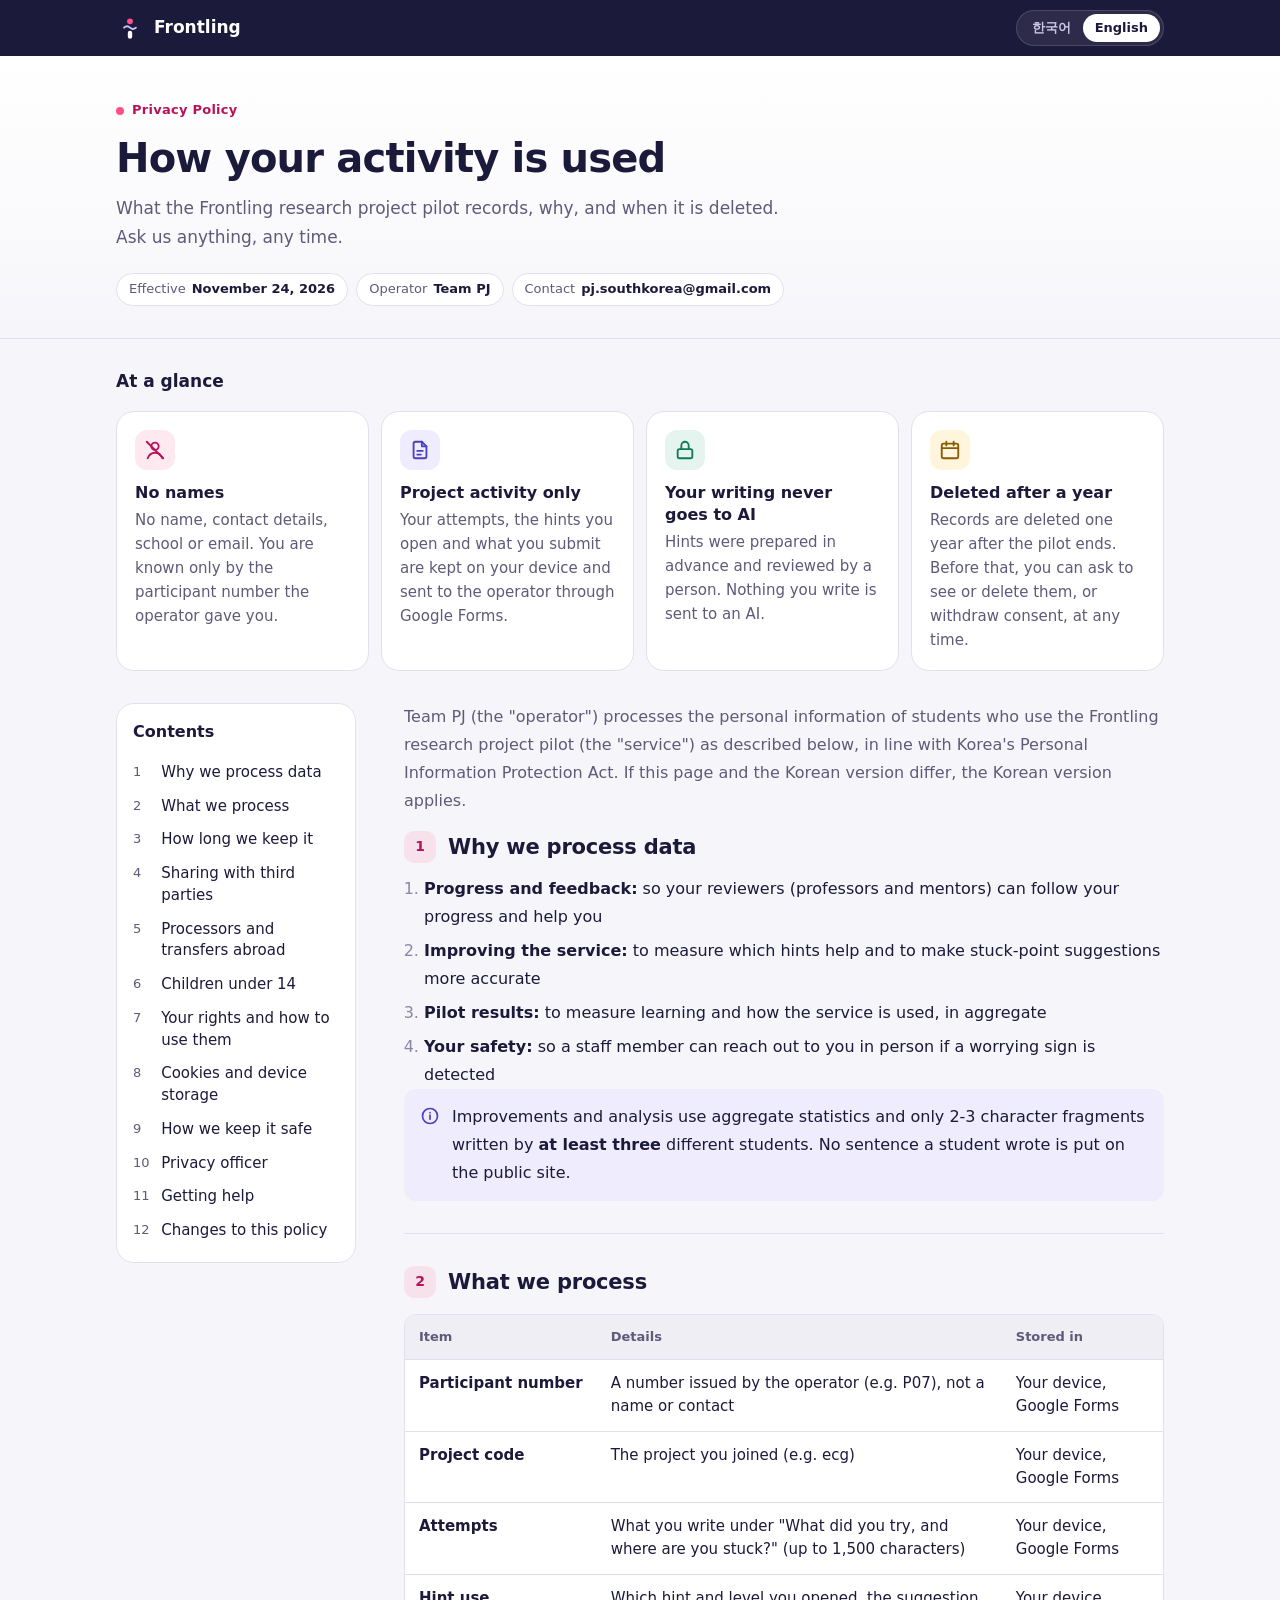
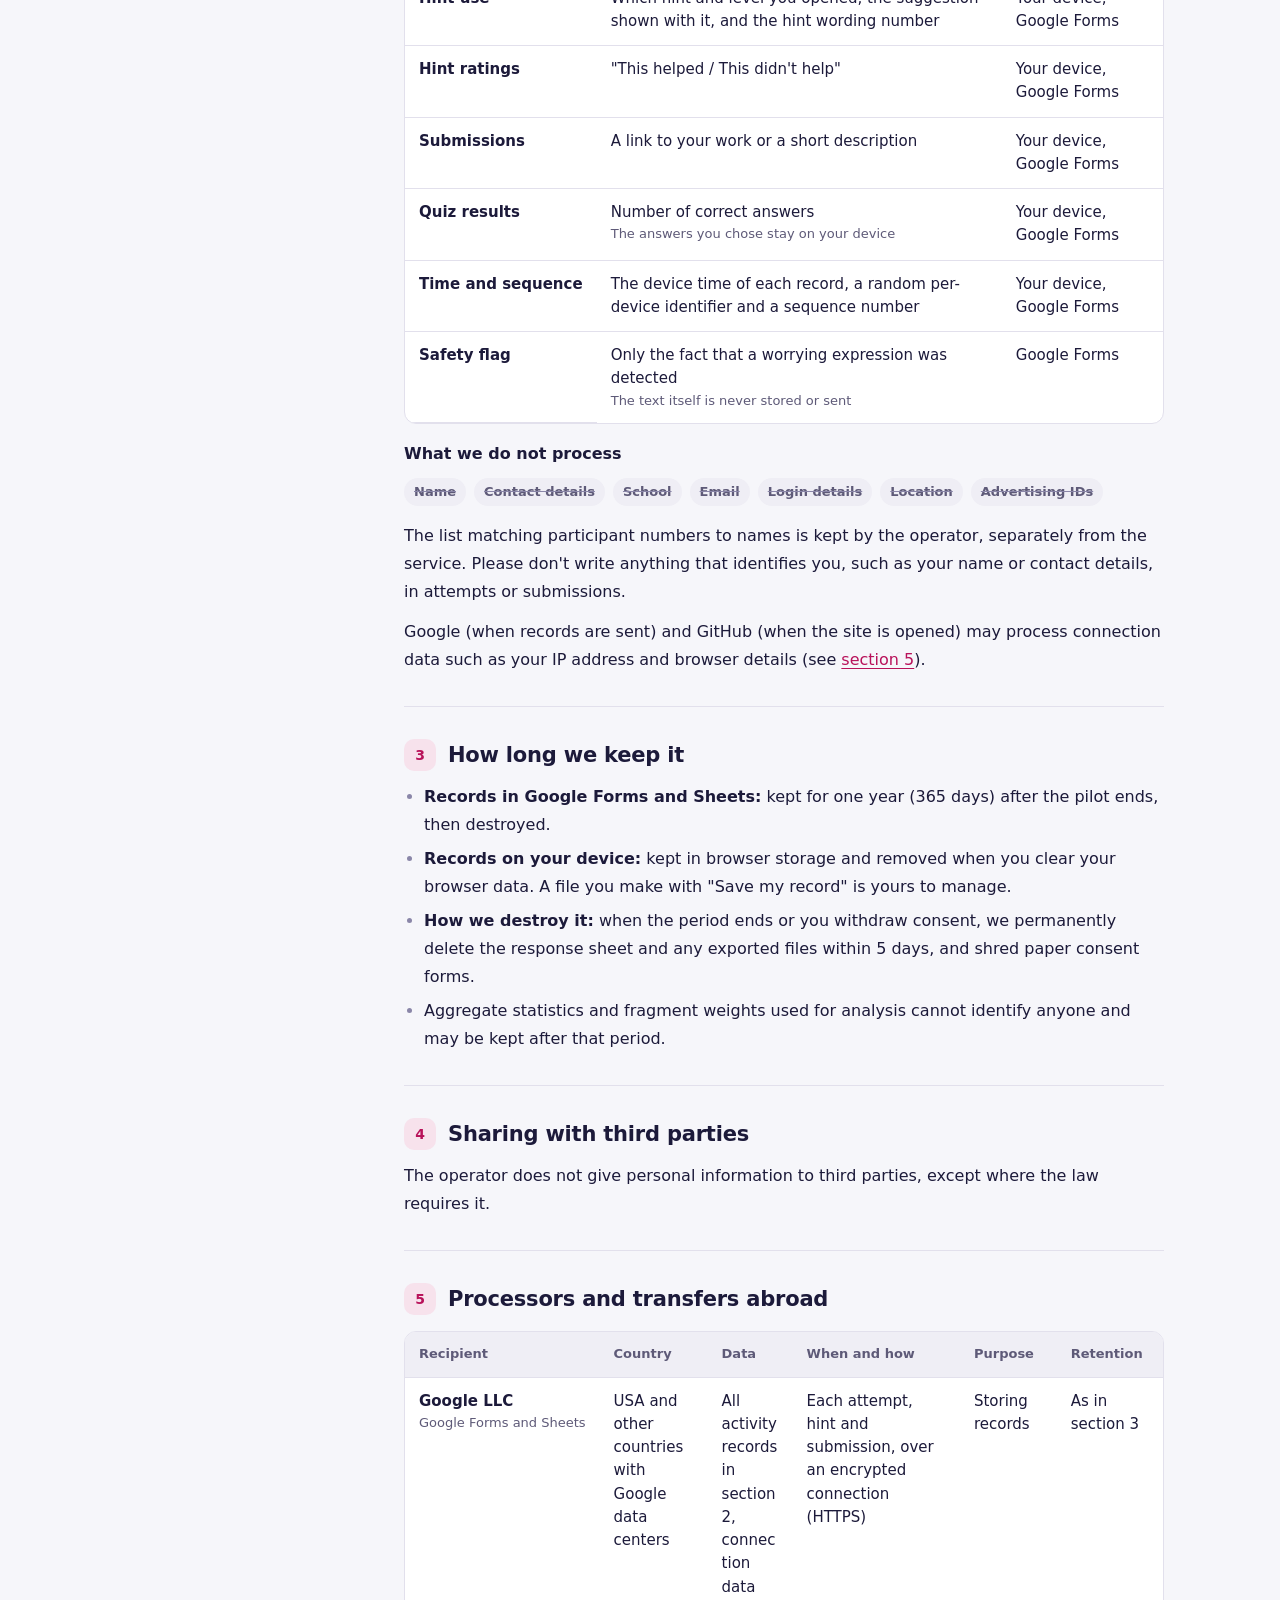
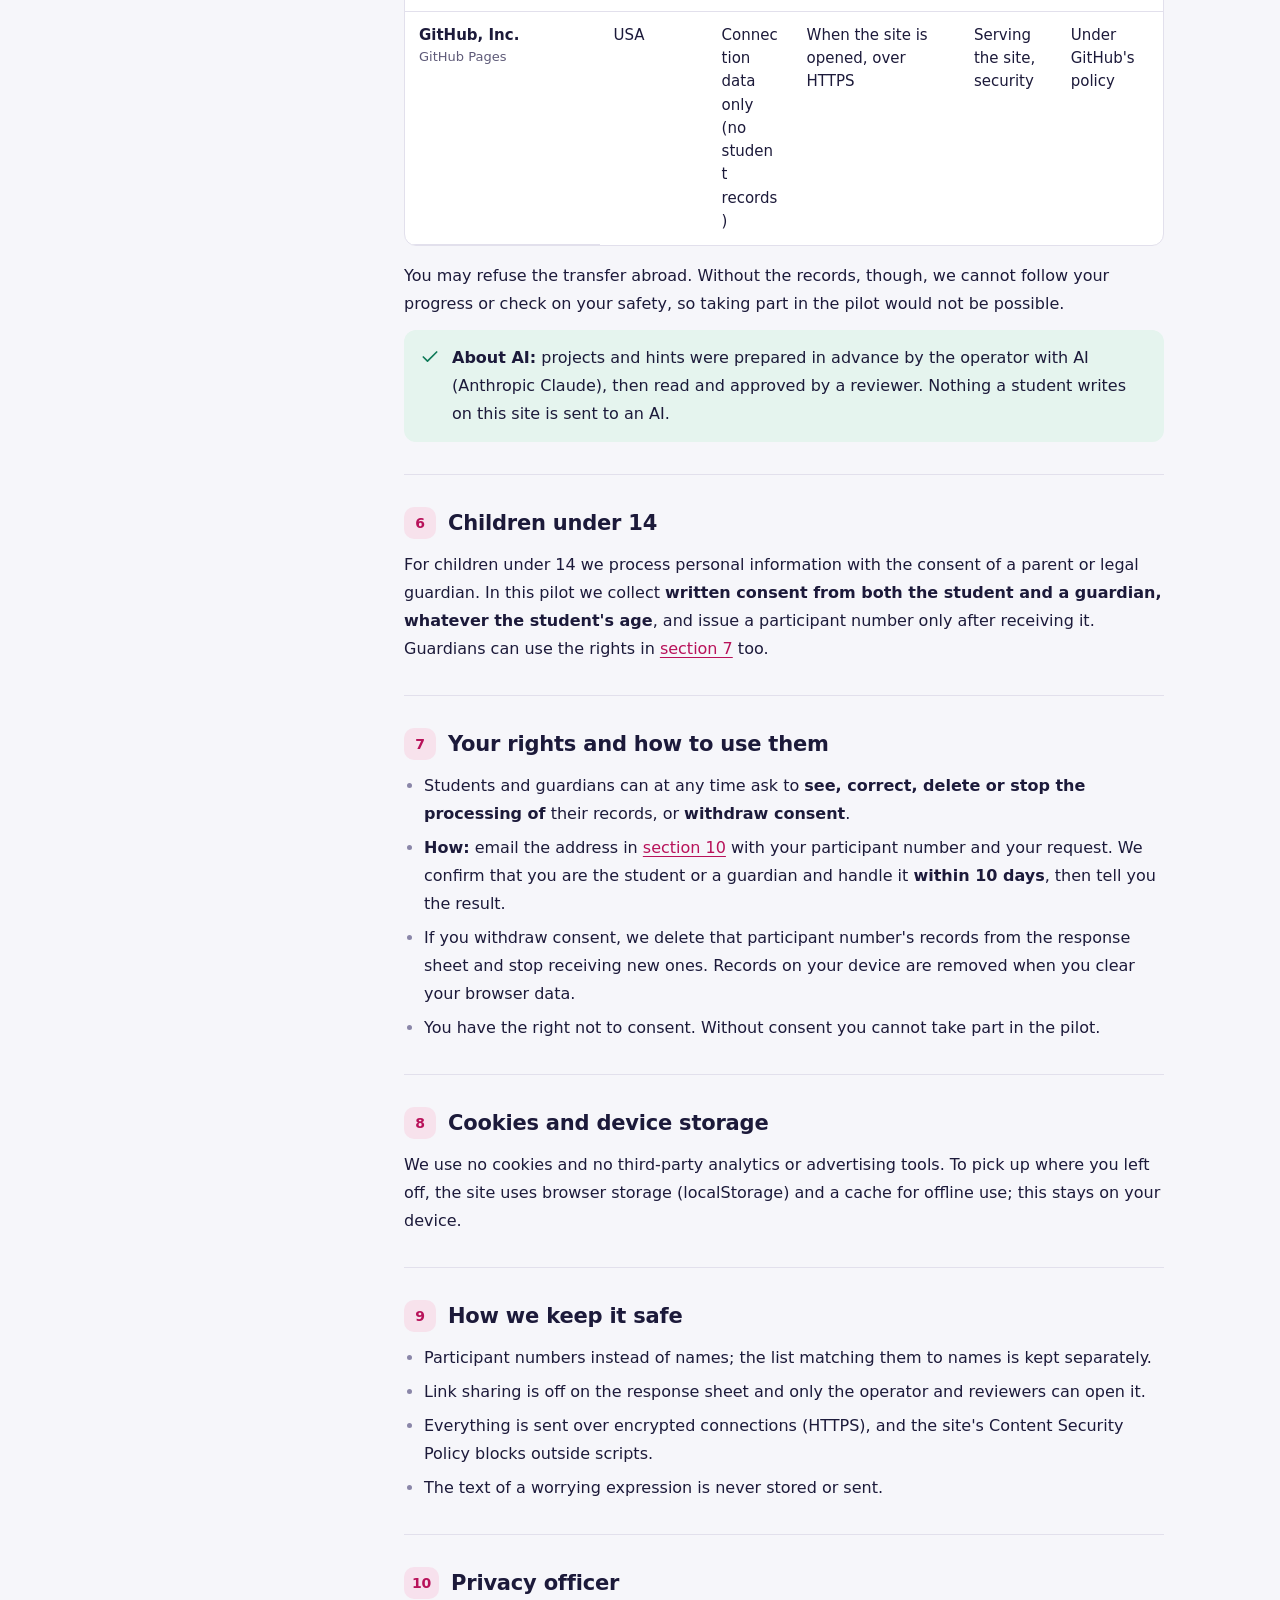
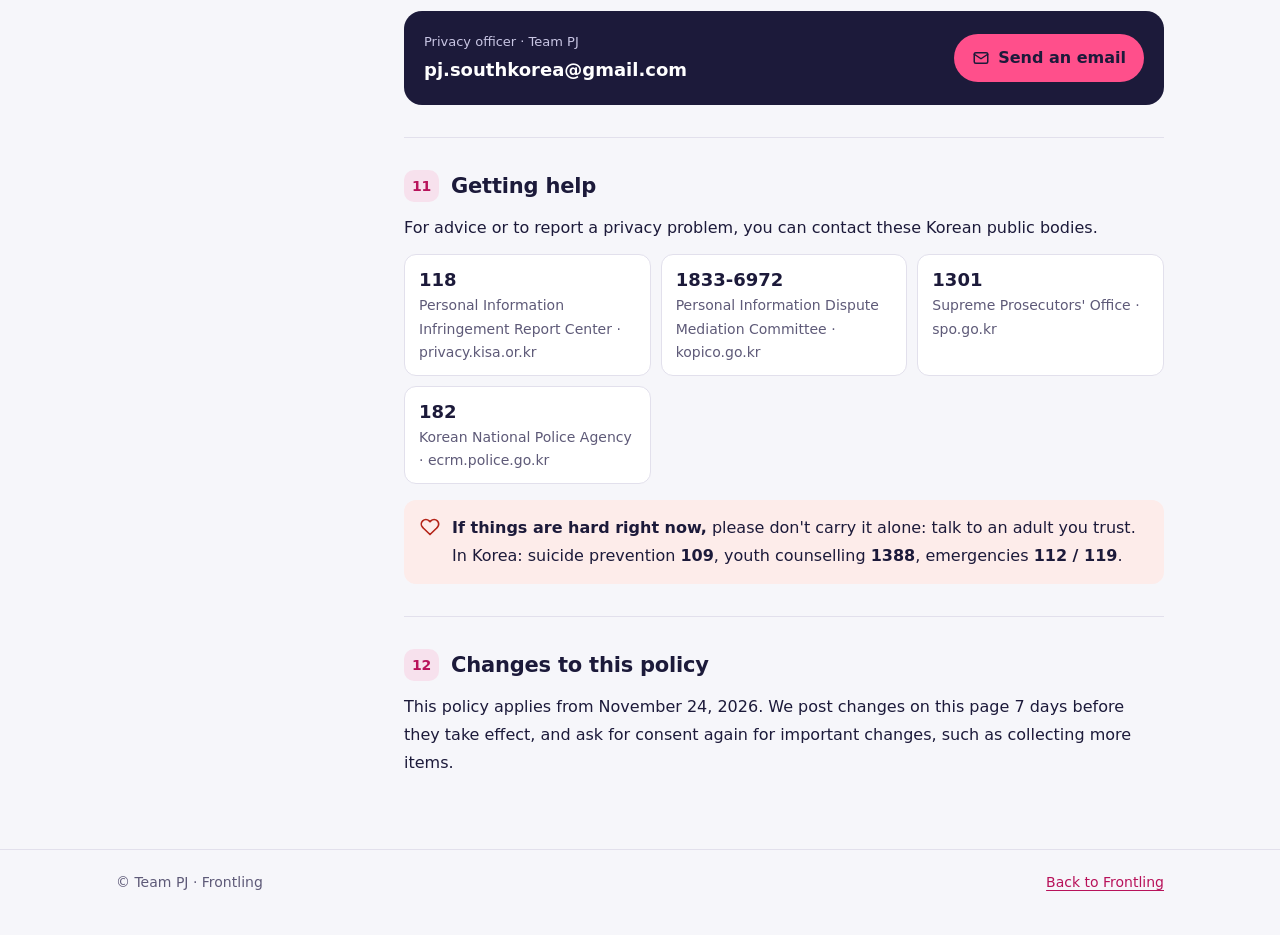
<file: privacy-en.html>
<!doctype html>
<html lang="en">
<head>
<meta charset="utf-8">
<meta name="viewport" content="width=device-width, initial-scale=1">
<meta name="color-scheme" content="light dark">
<meta name="referrer" content="no-referrer">
<meta http-equiv="Content-Security-Policy" content="default-src 'none'; style-src 'self'; img-src 'self'">
<title>Privacy Policy · Frontling</title>
<meta name="description" content="How the Frontling research project pilot collects, uses and deletes students' activity records.">
<link rel="icon" href="logo.svg" type="image/svg+xml">
<link rel="stylesheet" href="privacy.css">
<link rel="alternate" hreflang="ko" href="privacy.html">
<!-- Same content as privacy.html (test/page.test.js checks the sections match). The Korean page is the governing text. -->
</head>
<body>
<a class="skip" href="#main">Skip to content</a>
<header class="bar"><div class="bar-in">
  <a class="brand" href="./"><svg viewBox="0 0 32 32" aria-hidden="true"><rect width="32" height="32" rx="8" fill="#1C1A3A"/><circle cx="16" cy="8.4" r="3.3" fill="#FF4F8B"/><path d="M9.2 15.6c2.3-2.2 4.5-2.2 6.8 0s4.5 2.2 6.8 0" fill="none" stroke="#C9C3FF" stroke-width="2.2" stroke-linecap="round"/><rect x="13.5" y="19.2" width="5" height="9" rx="2.5" fill="#fff"/></svg><span>Frontling</span></a>
  <nav class="lang" aria-label="Language / 언어"><a href="privacy.html" lang="ko" hreflang="ko">한국어</a><a href="privacy-en.html" aria-current="page" lang="en">English</a></nav>
</div></header>

<main id="main">
<div class="hero"><div class="hero-in">
  <p class="eyebrow">Privacy Policy</p>
  <h1>How your activity is used</h1>
  <p class="lead">What the Frontling research project pilot records, why, and when it is deleted. Ask us anything, any time.</p>
  <div class="meta">
    <span class="pill">Effective <b>November 24, 2026</b></span>
    <span class="pill">Operator <b>Team PJ</b></span>
    <span class="pill">Contact <b>pj.southkorea@gmail.com</b></span>
  </div>
</div></div>

<div class="glance">
  <h2>At a glance</h2>
  <ul class="cards">
    <li class="card"><div class="ic t-pink"><svg viewBox="0 0 24 24" fill="none" stroke="currentColor" stroke-width="2" stroke-linecap="round" stroke-linejoin="round" aria-hidden="true"><circle cx="12" cy="8" r="4"/><path d="M4 21c1.5-4 4.5-6 8-6s6.5 2 8 6"/><path d="M3 3l18 18"/></svg></div>
      <h3>No names</h3><p>No name, contact details, school or email. You are known only by the participant number the operator gave you.</p></li>
    <li class="card"><div class="ic t-lilac"><svg viewBox="0 0 24 24" fill="none" stroke="currentColor" stroke-width="2" stroke-linecap="round" stroke-linejoin="round" aria-hidden="true"><path d="M14 3H7a2 2 0 0 0-2 2v14a2 2 0 0 0 2 2h10a2 2 0 0 0 2-2V8z"/><path d="M14 3v5h5M9 13h6M9 17h4"/></svg></div>
      <h3>Project activity only</h3><p>Your attempts, the hints you open and what you submit are kept on your device and sent to the operator through Google Forms.</p></li>
    <li class="card"><div class="ic t-mint"><svg viewBox="0 0 24 24" fill="none" stroke="currentColor" stroke-width="2" stroke-linecap="round" stroke-linejoin="round" aria-hidden="true"><rect x="4" y="11" width="16" height="10" rx="2"/><path d="M8 11V7a4 4 0 0 1 8 0v4"/></svg></div>
      <h3>Your writing never goes to AI</h3><p>Hints were prepared in advance and reviewed by a person. Nothing you write is sent to an AI.</p></li>
    <li class="card"><div class="ic t-amber"><svg viewBox="0 0 24 24" fill="none" stroke="currentColor" stroke-width="2" stroke-linecap="round" stroke-linejoin="round" aria-hidden="true"><rect x="3" y="5" width="18" height="16" rx="2"/><path d="M3 10h18M8 3v4M16 3v4"/></svg></div>
      <h3>Deleted after a year</h3><p>Records are deleted one year after the pilot ends. Before that, you can ask to see or delete them, or withdraw consent, at any time.</p></li>
  </ul>
</div>

<div class="layout">
  <details class="toc" open>
    <summary>Contents</summary>
    <ol>
      <li><a href="#purpose">Why we process data</a></li>
      <li><a href="#items">What we process</a></li>
      <li><a href="#retention">How long we keep it</a></li>
      <li><a href="#third-party">Sharing with third parties</a></li>
      <li><a href="#transfer">Processors and transfers abroad</a></li>
      <li><a href="#children">Children under 14</a></li>
      <li><a href="#rights">Your rights and how to use them</a></li>
      <li><a href="#cookies">Cookies and device storage</a></li>
      <li><a href="#security">How we keep it safe</a></li>
      <li><a href="#officer">Privacy officer</a></li>
      <li><a href="#remedy">Getting help</a></li>
      <li><a href="#changes">Changes to this policy</a></li>
    </ol>
  </details>

  <article>
    <p class="intro">Team PJ (the "operator") processes the personal information of students who use the Frontling research project pilot (the "service") as described below, in line with Korea's Personal Information Protection Act. If this page and the Korean version differ, the Korean version applies.</p>

    <section id="purpose">
      <h2><span class="num">1</span>Why we process data</h2>
      <ol>
        <li><strong>Progress and feedback:</strong> so your reviewers (professors and mentors) can follow your progress and help you</li>
        <li><strong>Improving the service:</strong> to measure which hints help and to make stuck-point suggestions more accurate</li>
        <li><strong>Pilot results:</strong> to measure learning and how the service is used, in aggregate</li>
        <li><strong>Your safety:</strong> so a staff member can reach out to you in person if a worrying sign is detected</li>
      </ol>
      <div class="note info"><svg viewBox="0 0 24 24" fill="none" stroke="currentColor" stroke-width="2" stroke-linecap="round" aria-hidden="true"><circle cx="12" cy="12" r="9"/><path d="M12 11v5M12 8h.01"/></svg>
        <p>Improvements and analysis use aggregate statistics and only 2-3 character fragments written by <strong>at least three</strong> different students. No sentence a student wrote is put on the public site.</p></div>
    </section>

    <section id="items">
      <h2><span class="num">2</span>What we process</h2>
      <div class="tbl"><table>
        <thead><tr><th scope="col">Item</th><th scope="col">Details</th><th scope="col">Stored in</th></tr></thead>
        <tbody>
          <tr><th scope="row">Participant number</th><td data-label="Details">A number issued by the operator (e.g. P07), not a name or contact</td><td data-label="Stored in">Your device, Google Forms</td></tr>
          <tr><th scope="row">Project code</th><td data-label="Details">The project you joined (e.g. ecg)</td><td data-label="Stored in">Your device, Google Forms</td></tr>
          <tr><th scope="row">Attempts</th><td data-label="Details">What you write under "What did you try, and where are you stuck?" (up to 1,500 characters)</td><td data-label="Stored in">Your device, Google Forms</td></tr>
          <tr><th scope="row">Hint use</th><td data-label="Details">Which hint and level you opened, the suggestion shown with it, and the hint wording number</td><td data-label="Stored in">Your device, Google Forms</td></tr>
          <tr><th scope="row">Hint ratings</th><td data-label="Details">"This helped / This didn't help"</td><td data-label="Stored in">Your device, Google Forms</td></tr>
          <tr><th scope="row">Submissions</th><td data-label="Details">A link to your work or a short description</td><td data-label="Stored in">Your device, Google Forms</td></tr>
          <tr><th scope="row">Quiz results</th><td data-label="Details">Number of correct answers<span class="sub">The answers you chose stay on your device</span></td><td data-label="Stored in">Your device, Google Forms</td></tr>
          <tr><th scope="row">Time and sequence</th><td data-label="Details">The device time of each record, a random per-device identifier and a sequence number</td><td data-label="Stored in">Your device, Google Forms</td></tr>
          <tr><th scope="row">Safety flag</th><td data-label="Details">Only the fact that a worrying expression was detected<span class="sub">The text itself is never stored or sent</span></td><td data-label="Stored in">Google Forms</td></tr>
        </tbody>
      </table></div>
      <p><strong>What we do not process</strong></p>
      <div class="chips"><span class="chip">Name</span><span class="chip">Contact details</span><span class="chip">School</span><span class="chip">Email</span><span class="chip">Login details</span><span class="chip">Location</span><span class="chip">Advertising IDs</span></div>
      <p>The list matching participant numbers to names is kept by the operator, separately from the service. Please don't write anything that identifies you, such as your name or contact details, in attempts or submissions.</p>
      <p>Google (when records are sent) and GitHub (when the site is opened) may process connection data such as your IP address and browser details (see <a href="#transfer">section 5</a>).</p>
    </section>

    <section id="retention">
      <h2><span class="num">3</span>How long we keep it</h2>
      <ul>
        <li><strong>Records in Google Forms and Sheets:</strong> kept for one year (365 days) after the pilot ends, then destroyed.</li>
        <li><strong>Records on your device:</strong> kept in browser storage and removed when you clear your browser data. A file you make with "Save my record" is yours to manage.</li>
        <li><strong>How we destroy it:</strong> when the period ends or you withdraw consent, we permanently delete the response sheet and any exported files within 5 days, and shred paper consent forms.</li>
        <li>Aggregate statistics and fragment weights used for analysis cannot identify anyone and may be kept after that period.</li>
      </ul>
    </section>

    <section id="third-party">
      <h2><span class="num">4</span>Sharing with third parties</h2>
      <p>The operator does not give personal information to third parties, except where the law requires it.</p>
    </section>

    <section id="transfer">
      <h2><span class="num">5</span>Processors and transfers abroad</h2>
      <div class="tbl"><table>
        <thead><tr><th scope="col">Recipient</th><th scope="col">Country</th><th scope="col">Data</th><th scope="col">When and how</th><th scope="col">Purpose</th><th scope="col">Retention</th></tr></thead>
        <tbody>
          <tr><th scope="row">Google LLC<span class="sub">Google Forms and Sheets</span></th><td data-label="Country">USA and other countries with Google data centers</td><td data-label="Data">All activity records in section 2, connection data</td><td data-label="When and how">Each attempt, hint and submission, over an encrypted connection (HTTPS)</td><td data-label="Purpose">Storing records</td><td data-label="Retention">As in section 3</td></tr>
          <tr><th scope="row">GitHub, Inc.<span class="sub">GitHub Pages</span></th><td data-label="Country">USA</td><td data-label="Data">Connection data only (no student records)</td><td data-label="When and how">When the site is opened, over HTTPS</td><td data-label="Purpose">Serving the site, security</td><td data-label="Retention">Under GitHub's policy</td></tr>
        </tbody>
      </table></div>
      <p>You may refuse the transfer abroad. Without the records, though, we cannot follow your progress or check on your safety, so taking part in the pilot would not be possible.</p>
      <div class="note ok"><svg viewBox="0 0 24 24" fill="none" stroke="currentColor" stroke-width="2" stroke-linecap="round" stroke-linejoin="round" aria-hidden="true"><path d="M20 6 9 17l-5-5"/></svg>
        <p><strong>About AI:</strong> projects and hints were prepared in advance by the operator with AI (Anthropic Claude), then read and approved by a reviewer. Nothing a student writes on this site is sent to an AI.</p></div>
    </section>

    <section id="children">
      <h2><span class="num">6</span>Children under 14</h2>
      <p>For children under 14 we process personal information with the consent of a parent or legal guardian. In this pilot we collect <strong>written consent from both the student and a guardian, whatever the student's age</strong>, and issue a participant number only after receiving it. Guardians can use the rights in <a href="#rights">section 7</a> too.</p>
    </section>

    <section id="rights">
      <h2><span class="num">7</span>Your rights and how to use them</h2>
      <ul>
        <li>Students and guardians can at any time ask to <strong>see, correct, delete or stop the processing of</strong> their records, or <strong>withdraw consent</strong>.</li>
        <li><strong>How:</strong> email the address in <a href="#officer">section 10</a> with your participant number and your request. We confirm that you are the student or a guardian and handle it <strong>within 10 days</strong>, then tell you the result.</li>
        <li>If you withdraw consent, we delete that participant number's records from the response sheet and stop receiving new ones. Records on your device are removed when you clear your browser data.</li>
        <li>You have the right not to consent. Without consent you cannot take part in the pilot.</li>
      </ul>
    </section>

    <section id="cookies">
      <h2><span class="num">8</span>Cookies and device storage</h2>
      <p>We use no cookies and no third-party analytics or advertising tools. To pick up where you left off, the site uses browser storage (localStorage) and a cache for offline use; this stays on your device.</p>
    </section>

    <section id="security">
      <h2><span class="num">9</span>How we keep it safe</h2>
      <ul>
        <li>Participant numbers instead of names; the list matching them to names is kept separately.</li>
        <li>Link sharing is off on the response sheet and only the operator and reviewers can open it.</li>
        <li>Everything is sent over encrypted connections (HTTPS), and the site's Content Security Policy blocks outside scripts.</li>
        <li>The text of a worrying expression is never stored or sent.</li>
      </ul>
    </section>

    <section id="officer">
      <h2><span class="num">10</span>Privacy officer</h2>
      <div class="contact">
        <div><div class="who">Privacy officer · Team PJ</div><div class="mail">pj.southkorea@gmail.com</div></div>
        <a class="btn" href="mailto:pj.southkorea@gmail.com"><svg viewBox="0 0 24 24" fill="none" stroke="currentColor" stroke-width="2" stroke-linecap="round" stroke-linejoin="round" aria-hidden="true"><rect x="3" y="5" width="18" height="14" rx="2"/><path d="m3 7 9 6 9-6"/></svg>Send an email</a>
      </div>
    </section>

    <section id="remedy">
      <h2><span class="num">11</span>Getting help</h2>
      <p>For advice or to report a privacy problem, you can contact these Korean public bodies.</p>
      <ul class="help">
        <li><b>118</b><span>Personal Information Infringement Report Center · privacy.kisa.or.kr</span></li>
        <li><b>1833-6972</b><span>Personal Information Dispute Mediation Committee · kopico.go.kr</span></li>
        <li><b>1301</b><span>Supreme Prosecutors' Office · spo.go.kr</span></li>
        <li><b>182</b><span>Korean National Police Agency · ecrm.police.go.kr</span></li>
      </ul>
      <div class="note care"><svg viewBox="0 0 24 24" fill="none" stroke="currentColor" stroke-width="2" stroke-linecap="round" stroke-linejoin="round" aria-hidden="true"><path d="M20.8 4.6a5.5 5.5 0 0 0-7.8 0L12 5.7l-1-1.1a5.5 5.5 0 0 0-7.8 7.8l1 1.1L12 21l7.8-7.5 1-1.1a5.5 5.5 0 0 0 0-7.8z"/></svg>
        <p><strong>If things are hard right now,</strong> please don't carry it alone: talk to an adult you trust. In Korea: suicide prevention <strong>109</strong>, youth counselling <strong>1388</strong>, emergencies <strong>112 / 119</strong>.</p></div>
    </section>

    <section id="changes">
      <h2><span class="num">12</span>Changes to this policy</h2>
      <p>This policy applies from November 24, 2026. We post changes on this page 7 days before they take effect, and ask for consent again for important changes, such as collecting more items.</p>
    </section>
  </article>
</div>
</main>

<footer><div class="foot"><span>© Team PJ · Frontling</span><a href="./">Back to Frontling</a></div></footer>
</body>
</html>
</file>
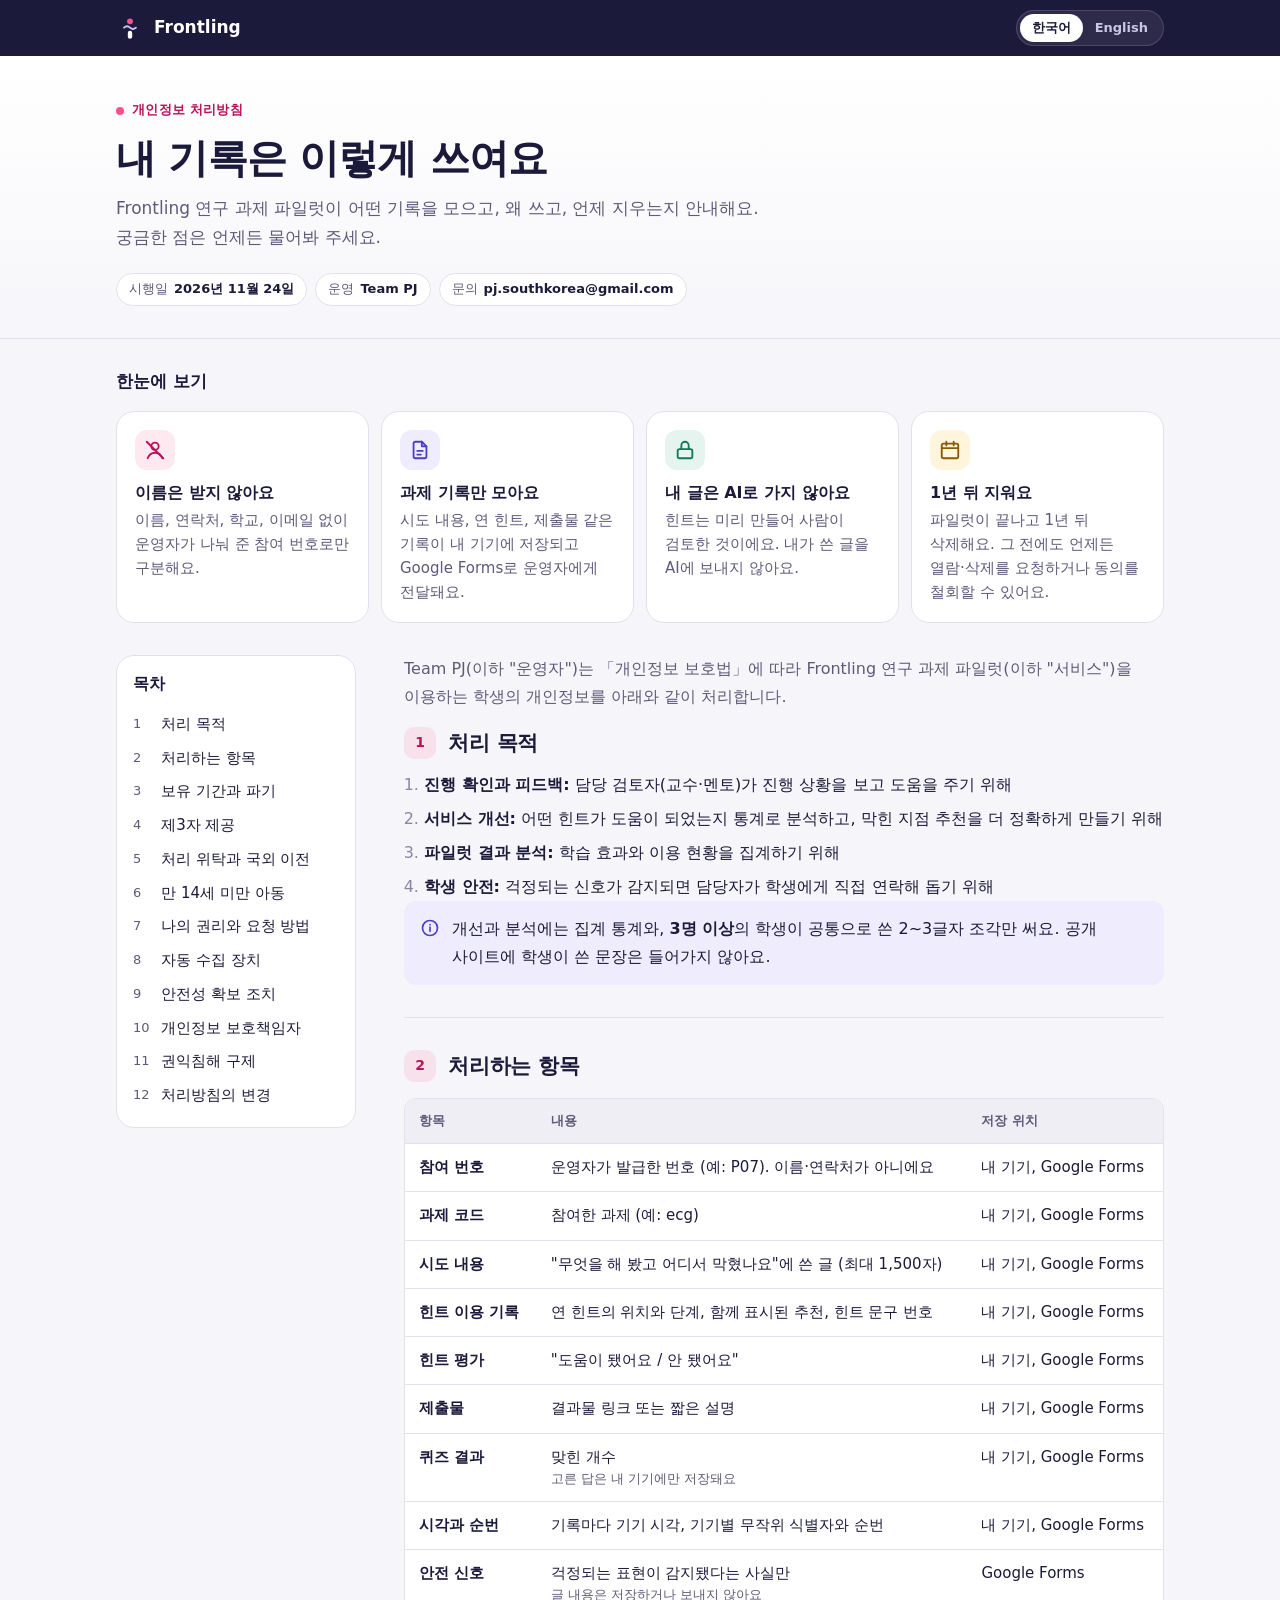
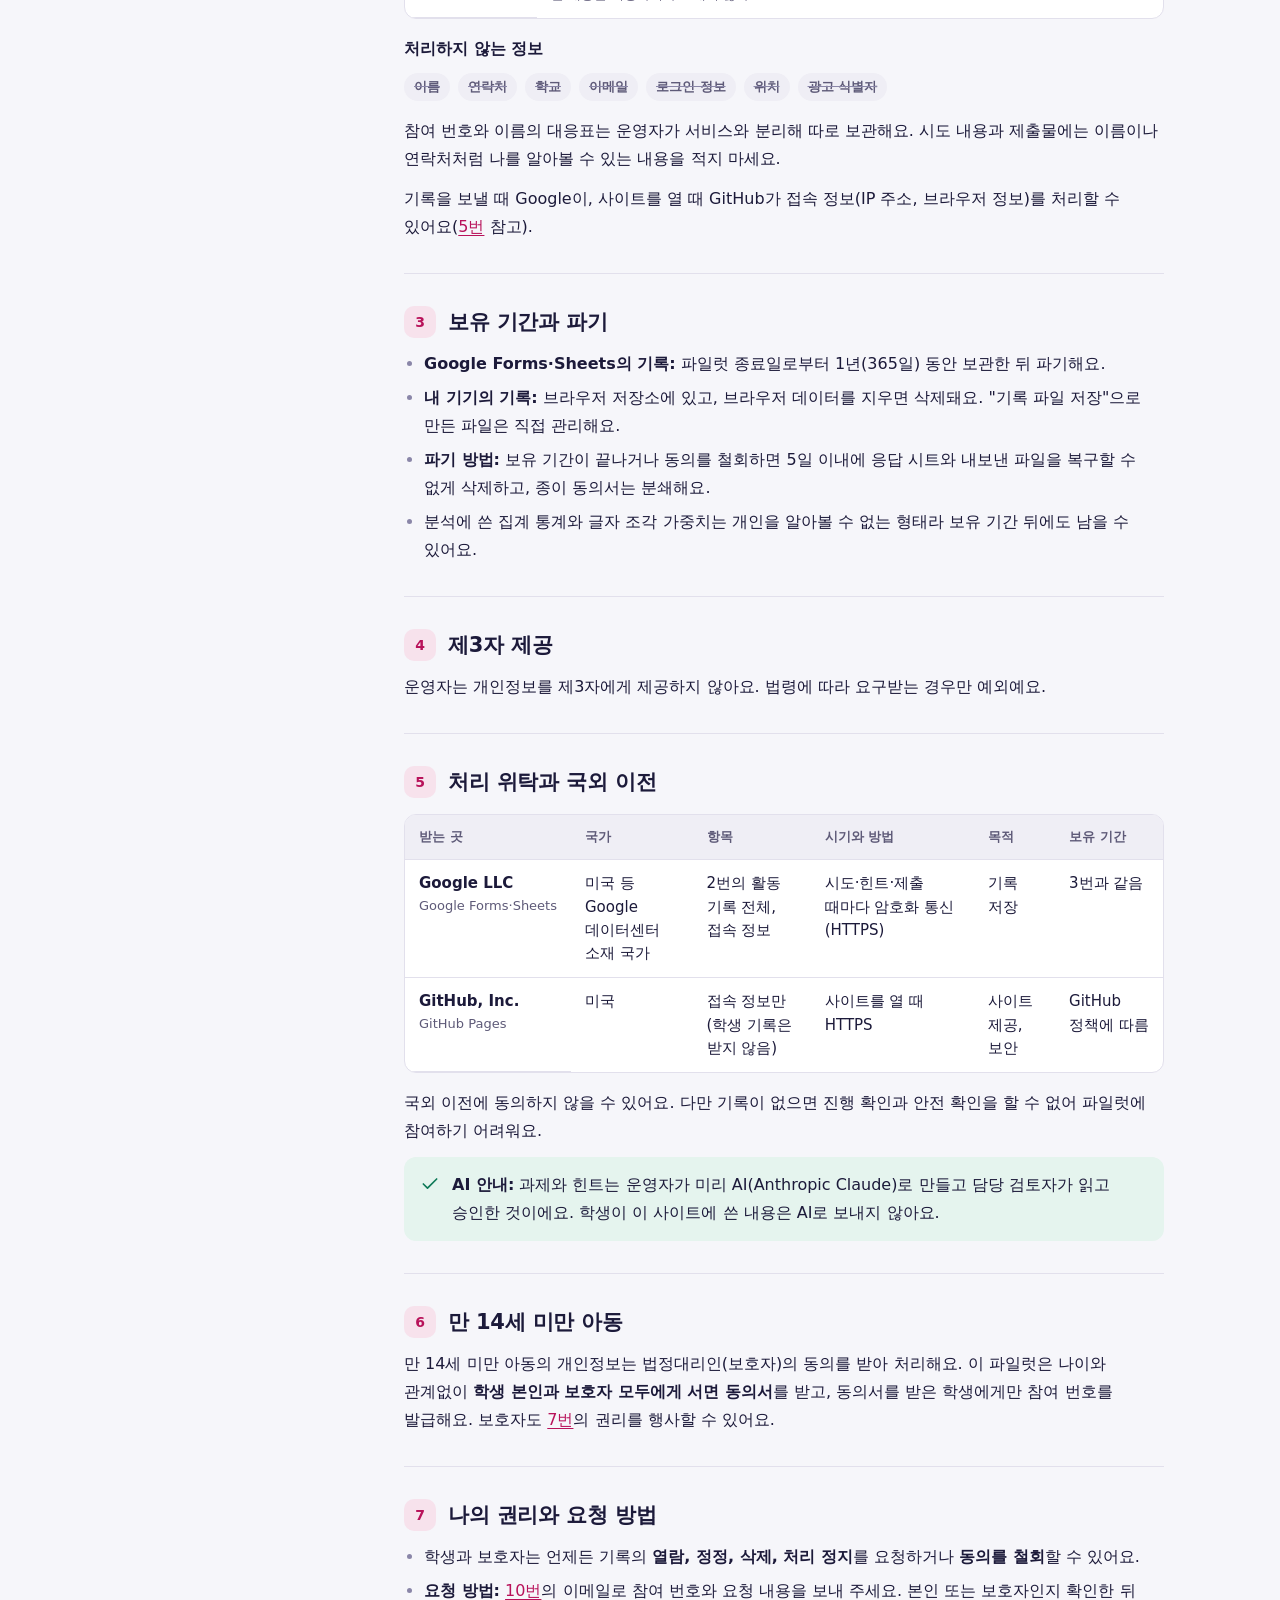
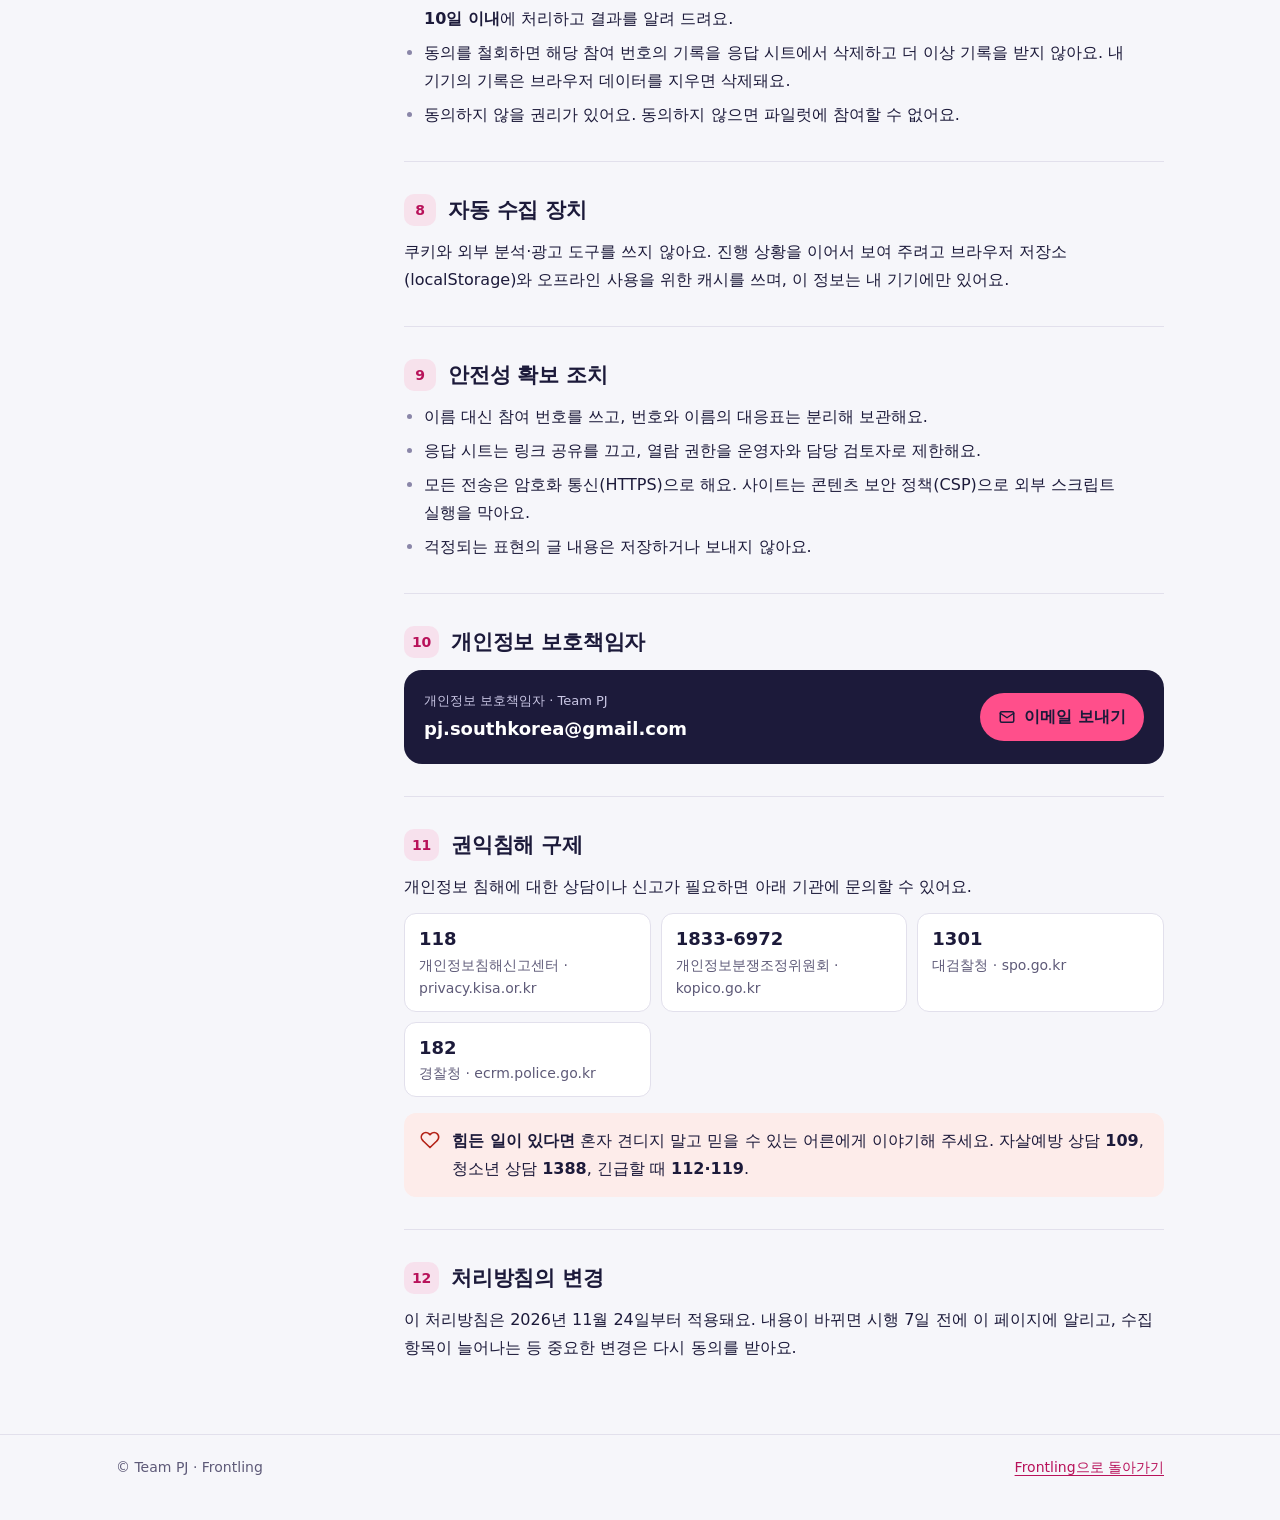
<file: privacy.html>
<!doctype html>
<html lang="ko">
<head>
<meta charset="utf-8">
<meta name="viewport" content="width=device-width, initial-scale=1">
<meta name="color-scheme" content="light dark">
<meta name="referrer" content="no-referrer">
<meta http-equiv="Content-Security-Policy" content="default-src 'none'; style-src 'self'; img-src 'self'">
<title>개인정보 처리방침 · Frontling</title>
<meta name="description" content="Frontling 연구 과제 파일럿이 학생 기록을 어떻게 모으고 쓰고 지우는지 안내합니다.">
<link rel="icon" href="logo.svg" type="image/svg+xml">
<link rel="stylesheet" href="privacy.css">
<link rel="alternate" hreflang="en" href="privacy-en.html">
<!-- Same content as privacy-en.html (test/page.test.js checks the sections match). Values in full-width brackets must
     be filled before config.js links this page. Change both pages whenever the activity log in app.js changes. -->
</head>
<body>
<a class="skip" href="#main">본문으로 건너뛰기</a>
<header class="bar"><div class="bar-in">
  <a class="brand" href="./"><svg viewBox="0 0 32 32" aria-hidden="true"><rect width="32" height="32" rx="8" fill="#1C1A3A"/><circle cx="16" cy="8.4" r="3.3" fill="#FF4F8B"/><path d="M9.2 15.6c2.3-2.2 4.5-2.2 6.8 0s4.5 2.2 6.8 0" fill="none" stroke="#C9C3FF" stroke-width="2.2" stroke-linecap="round"/><rect x="13.5" y="19.2" width="5" height="9" rx="2.5" fill="#fff"/></svg><span>Frontling</span></a>
  <nav class="lang" aria-label="언어 / Language"><a href="privacy.html" aria-current="page" lang="ko">한국어</a><a href="privacy-en.html" lang="en" hreflang="en">English</a></nav>
</div></header>

<main id="main">
<div class="hero"><div class="hero-in">
  <p class="eyebrow">개인정보 처리방침</p>
  <h1>내 기록은 이렇게 쓰여요</h1>
  <p class="lead">Frontling 연구 과제 파일럿이 어떤 기록을 모으고, 왜 쓰고, 언제 지우는지 안내해요. 궁금한 점은 언제든 물어봐 주세요.</p>
  <div class="meta">
    <span class="pill">시행일 <b>2026년 11월 24일</b></span>
    <span class="pill">운영 <b>Team PJ</b></span>
    <span class="pill">문의 <b>pj.southkorea@gmail.com</b></span>
  </div>
</div></div>

<div class="glance">
  <h2>한눈에 보기</h2>
  <ul class="cards">
    <li class="card"><div class="ic t-pink"><svg viewBox="0 0 24 24" fill="none" stroke="currentColor" stroke-width="2" stroke-linecap="round" stroke-linejoin="round" aria-hidden="true"><circle cx="12" cy="8" r="4"/><path d="M4 21c1.5-4 4.5-6 8-6s6.5 2 8 6"/><path d="M3 3l18 18"/></svg></div>
      <h3>이름은 받지 않아요</h3><p>이름, 연락처, 학교, 이메일 없이 운영자가 나눠 준 참여 번호로만 구분해요.</p></li>
    <li class="card"><div class="ic t-lilac"><svg viewBox="0 0 24 24" fill="none" stroke="currentColor" stroke-width="2" stroke-linecap="round" stroke-linejoin="round" aria-hidden="true"><path d="M14 3H7a2 2 0 0 0-2 2v14a2 2 0 0 0 2 2h10a2 2 0 0 0 2-2V8z"/><path d="M14 3v5h5M9 13h6M9 17h4"/></svg></div>
      <h3>과제 기록만 모아요</h3><p>시도 내용, 연 힌트, 제출물 같은 기록이 내 기기에 저장되고 Google Forms로 운영자에게 전달돼요.</p></li>
    <li class="card"><div class="ic t-mint"><svg viewBox="0 0 24 24" fill="none" stroke="currentColor" stroke-width="2" stroke-linecap="round" stroke-linejoin="round" aria-hidden="true"><rect x="4" y="11" width="16" height="10" rx="2"/><path d="M8 11V7a4 4 0 0 1 8 0v4"/></svg></div>
      <h3>내 글은 AI로 가지 않아요</h3><p>힌트는 미리 만들어 사람이 검토한 것이에요. 내가 쓴 글을 AI에 보내지 않아요.</p></li>
    <li class="card"><div class="ic t-amber"><svg viewBox="0 0 24 24" fill="none" stroke="currentColor" stroke-width="2" stroke-linecap="round" stroke-linejoin="round" aria-hidden="true"><rect x="3" y="5" width="18" height="16" rx="2"/><path d="M3 10h18M8 3v4M16 3v4"/></svg></div>
      <h3>1년 뒤 지워요</h3><p>파일럿이 끝나고 1년 뒤 삭제해요. 그 전에도 언제든 열람·삭제를 요청하거나 동의를 철회할 수 있어요.</p></li>
  </ul>
</div>

<div class="layout">
  <details class="toc" open>
    <summary>목차</summary>
    <ol>
      <li><a href="#purpose">처리 목적</a></li>
      <li><a href="#items">처리하는 항목</a></li>
      <li><a href="#retention">보유 기간과 파기</a></li>
      <li><a href="#third-party">제3자 제공</a></li>
      <li><a href="#transfer">처리 위탁과 국외 이전</a></li>
      <li><a href="#children">만 14세 미만 아동</a></li>
      <li><a href="#rights">나의 권리와 요청 방법</a></li>
      <li><a href="#cookies">자동 수집 장치</a></li>
      <li><a href="#security">안전성 확보 조치</a></li>
      <li><a href="#officer">개인정보 보호책임자</a></li>
      <li><a href="#remedy">권익침해 구제</a></li>
      <li><a href="#changes">처리방침의 변경</a></li>
    </ol>
  </details>

  <article>
    <p class="intro">Team PJ(이하 "운영자")는 「개인정보 보호법」에 따라 Frontling 연구 과제 파일럿(이하 "서비스")을 이용하는 학생의 개인정보를 아래와 같이 처리합니다.</p>

    <section id="purpose">
      <h2><span class="num">1</span>처리 목적</h2>
      <ol>
        <li><strong>진행 확인과 피드백:</strong> 담당 검토자(교수·멘토)가 진행 상황을 보고 도움을 주기 위해</li>
        <li><strong>서비스 개선:</strong> 어떤 힌트가 도움이 되었는지 통계로 분석하고, 막힌 지점 추천을 더 정확하게 만들기 위해</li>
        <li><strong>파일럿 결과 분석:</strong> 학습 효과와 이용 현황을 집계하기 위해</li>
        <li><strong>학생 안전:</strong> 걱정되는 신호가 감지되면 담당자가 학생에게 직접 연락해 돕기 위해</li>
      </ol>
      <div class="note info"><svg viewBox="0 0 24 24" fill="none" stroke="currentColor" stroke-width="2" stroke-linecap="round" aria-hidden="true"><circle cx="12" cy="12" r="9"/><path d="M12 11v5M12 8h.01"/></svg>
        <p>개선과 분석에는 집계 통계와, <strong>3명 이상</strong>의 학생이 공통으로 쓴 2~3글자 조각만 써요. 공개 사이트에 학생이 쓴 문장은 들어가지 않아요.</p></div>
    </section>

    <section id="items">
      <h2><span class="num">2</span>처리하는 항목</h2>
      <div class="tbl"><table>
        <thead><tr><th scope="col">항목</th><th scope="col">내용</th><th scope="col">저장 위치</th></tr></thead>
        <tbody>
          <tr><th scope="row">참여 번호</th><td data-label="내용">운영자가 발급한 번호 (예: P07). 이름·연락처가 아니에요</td><td data-label="저장 위치">내 기기, Google Forms</td></tr>
          <tr><th scope="row">과제 코드</th><td data-label="내용">참여한 과제 (예: ecg)</td><td data-label="저장 위치">내 기기, Google Forms</td></tr>
          <tr><th scope="row">시도 내용</th><td data-label="내용">"무엇을 해 봤고 어디서 막혔나요"에 쓴 글 (최대 1,500자)</td><td data-label="저장 위치">내 기기, Google Forms</td></tr>
          <tr><th scope="row">힌트 이용 기록</th><td data-label="내용">연 힌트의 위치와 단계, 함께 표시된 추천, 힌트 문구 번호</td><td data-label="저장 위치">내 기기, Google Forms</td></tr>
          <tr><th scope="row">힌트 평가</th><td data-label="내용">"도움이 됐어요 / 안 됐어요"</td><td data-label="저장 위치">내 기기, Google Forms</td></tr>
          <tr><th scope="row">제출물</th><td data-label="내용">결과물 링크 또는 짧은 설명</td><td data-label="저장 위치">내 기기, Google Forms</td></tr>
          <tr><th scope="row">퀴즈 결과</th><td data-label="내용">맞힌 개수<span class="sub">고른 답은 내 기기에만 저장돼요</span></td><td data-label="저장 위치">내 기기, Google Forms</td></tr>
          <tr><th scope="row">시각과 순번</th><td data-label="내용">기록마다 기기 시각, 기기별 무작위 식별자와 순번</td><td data-label="저장 위치">내 기기, Google Forms</td></tr>
          <tr><th scope="row">안전 신호</th><td data-label="내용">걱정되는 표현이 감지됐다는 사실만<span class="sub">글 내용은 저장하거나 보내지 않아요</span></td><td data-label="저장 위치">Google Forms</td></tr>
        </tbody>
      </table></div>
      <p><strong>처리하지 않는 정보</strong></p>
      <div class="chips"><span class="chip">이름</span><span class="chip">연락처</span><span class="chip">학교</span><span class="chip">이메일</span><span class="chip">로그인 정보</span><span class="chip">위치</span><span class="chip">광고 식별자</span></div>
      <p>참여 번호와 이름의 대응표는 운영자가 서비스와 분리해 따로 보관해요. 시도 내용과 제출물에는 이름이나 연락처처럼 나를 알아볼 수 있는 내용을 적지 마세요.</p>
      <p>기록을 보낼 때 Google이, 사이트를 열 때 GitHub가 접속 정보(IP 주소, 브라우저 정보)를 처리할 수 있어요(<a href="#transfer">5번</a> 참고).</p>
    </section>

    <section id="retention">
      <h2><span class="num">3</span>보유 기간과 파기</h2>
      <ul>
        <li><strong>Google Forms·Sheets의 기록:</strong> 파일럿 종료일로부터 1년(365일) 동안 보관한 뒤 파기해요.</li>
        <li><strong>내 기기의 기록:</strong> 브라우저 저장소에 있고, 브라우저 데이터를 지우면 삭제돼요. "기록 파일 저장"으로 만든 파일은 직접 관리해요.</li>
        <li><strong>파기 방법:</strong> 보유 기간이 끝나거나 동의를 철회하면 5일 이내에 응답 시트와 내보낸 파일을 복구할 수 없게 삭제하고, 종이 동의서는 분쇄해요.</li>
        <li>분석에 쓴 집계 통계와 글자 조각 가중치는 개인을 알아볼 수 없는 형태라 보유 기간 뒤에도 남을 수 있어요.</li>
      </ul>
    </section>

    <section id="third-party">
      <h2><span class="num">4</span>제3자 제공</h2>
      <p>운영자는 개인정보를 제3자에게 제공하지 않아요. 법령에 따라 요구받는 경우만 예외예요.</p>
    </section>

    <section id="transfer">
      <h2><span class="num">5</span>처리 위탁과 국외 이전</h2>
      <div class="tbl"><table>
        <thead><tr><th scope="col">받는 곳</th><th scope="col">국가</th><th scope="col">항목</th><th scope="col">시기와 방법</th><th scope="col">목적</th><th scope="col">보유 기간</th></tr></thead>
        <tbody>
          <tr><th scope="row">Google LLC<span class="sub">Google Forms·Sheets</span></th><td data-label="국가">미국 등 Google 데이터센터 소재 국가</td><td data-label="항목">2번의 활동 기록 전체, 접속 정보</td><td data-label="시기와 방법">시도·힌트·제출 때마다 암호화 통신(HTTPS)</td><td data-label="목적">기록 저장</td><td data-label="보유 기간">3번과 같음</td></tr>
          <tr><th scope="row">GitHub, Inc.<span class="sub">GitHub Pages</span></th><td data-label="국가">미국</td><td data-label="항목">접속 정보만 (학생 기록은 받지 않음)</td><td data-label="시기와 방법">사이트를 열 때 HTTPS</td><td data-label="목적">사이트 제공, 보안</td><td data-label="보유 기간">GitHub 정책에 따름</td></tr>
        </tbody>
      </table></div>
      <p>국외 이전에 동의하지 않을 수 있어요. 다만 기록이 없으면 진행 확인과 안전 확인을 할 수 없어 파일럿에 참여하기 어려워요.</p>
      <div class="note ok"><svg viewBox="0 0 24 24" fill="none" stroke="currentColor" stroke-width="2" stroke-linecap="round" stroke-linejoin="round" aria-hidden="true"><path d="M20 6 9 17l-5-5"/></svg>
        <p><strong>AI 안내:</strong> 과제와 힌트는 운영자가 미리 AI(Anthropic Claude)로 만들고 담당 검토자가 읽고 승인한 것이에요. 학생이 이 사이트에 쓴 내용은 AI로 보내지 않아요.</p></div>
    </section>

    <section id="children">
      <h2><span class="num">6</span>만 14세 미만 아동</h2>
      <p>만 14세 미만 아동의 개인정보는 법정대리인(보호자)의 동의를 받아 처리해요. 이 파일럿은 나이와 관계없이 <strong>학생 본인과 보호자 모두에게 서면 동의서</strong>를 받고, 동의서를 받은 학생에게만 참여 번호를 발급해요. 보호자도 <a href="#rights">7번</a>의 권리를 행사할 수 있어요.</p>
    </section>

    <section id="rights">
      <h2><span class="num">7</span>나의 권리와 요청 방법</h2>
      <ul>
        <li>학생과 보호자는 언제든 기록의 <strong>열람, 정정, 삭제, 처리 정지</strong>를 요청하거나 <strong>동의를 철회</strong>할 수 있어요.</li>
        <li><strong>요청 방법:</strong> <a href="#officer">10번</a>의 이메일로 참여 번호와 요청 내용을 보내 주세요. 본인 또는 보호자인지 확인한 뒤 <strong>10일 이내</strong>에 처리하고 결과를 알려 드려요.</li>
        <li>동의를 철회하면 해당 참여 번호의 기록을 응답 시트에서 삭제하고 더 이상 기록을 받지 않아요. 내 기기의 기록은 브라우저 데이터를 지우면 삭제돼요.</li>
        <li>동의하지 않을 권리가 있어요. 동의하지 않으면 파일럿에 참여할 수 없어요.</li>
      </ul>
    </section>

    <section id="cookies">
      <h2><span class="num">8</span>자동 수집 장치</h2>
      <p>쿠키와 외부 분석·광고 도구를 쓰지 않아요. 진행 상황을 이어서 보여 주려고 브라우저 저장소(localStorage)와 오프라인 사용을 위한 캐시를 쓰며, 이 정보는 내 기기에만 있어요.</p>
    </section>

    <section id="security">
      <h2><span class="num">9</span>안전성 확보 조치</h2>
      <ul>
        <li>이름 대신 참여 번호를 쓰고, 번호와 이름의 대응표는 분리해 보관해요.</li>
        <li>응답 시트는 링크 공유를 끄고, 열람 권한을 운영자와 담당 검토자로 제한해요.</li>
        <li>모든 전송은 암호화 통신(HTTPS)으로 해요. 사이트는 콘텐츠 보안 정책(CSP)으로 외부 스크립트 실행을 막아요.</li>
        <li>걱정되는 표현의 글 내용은 저장하거나 보내지 않아요.</li>
      </ul>
    </section>

    <section id="officer">
      <h2><span class="num">10</span>개인정보 보호책임자</h2>
      <div class="contact">
        <div><div class="who">개인정보 보호책임자 · Team PJ</div><div class="mail">pj.southkorea@gmail.com</div></div>
        <a class="btn" href="mailto:pj.southkorea@gmail.com"><svg viewBox="0 0 24 24" fill="none" stroke="currentColor" stroke-width="2" stroke-linecap="round" stroke-linejoin="round" aria-hidden="true"><rect x="3" y="5" width="18" height="14" rx="2"/><path d="m3 7 9 6 9-6"/></svg>이메일 보내기</a>
      </div>
    </section>

    <section id="remedy">
      <h2><span class="num">11</span>권익침해 구제</h2>
      <p>개인정보 침해에 대한 상담이나 신고가 필요하면 아래 기관에 문의할 수 있어요.</p>
      <ul class="help">
        <li><b>118</b><span>개인정보침해신고센터 · privacy.kisa.or.kr</span></li>
        <li><b>1833-6972</b><span>개인정보분쟁조정위원회 · kopico.go.kr</span></li>
        <li><b>1301</b><span>대검찰청 · spo.go.kr</span></li>
        <li><b>182</b><span>경찰청 · ecrm.police.go.kr</span></li>
      </ul>
      <div class="note care"><svg viewBox="0 0 24 24" fill="none" stroke="currentColor" stroke-width="2" stroke-linecap="round" stroke-linejoin="round" aria-hidden="true"><path d="M20.8 4.6a5.5 5.5 0 0 0-7.8 0L12 5.7l-1-1.1a5.5 5.5 0 0 0-7.8 7.8l1 1.1L12 21l7.8-7.5 1-1.1a5.5 5.5 0 0 0 0-7.8z"/></svg>
        <p><strong>힘든 일이 있다면</strong> 혼자 견디지 말고 믿을 수 있는 어른에게 이야기해 주세요. 자살예방 상담 <strong>109</strong>, 청소년 상담 <strong>1388</strong>, 긴급할 때 <strong>112·119</strong>.</p></div>
    </section>

    <section id="changes">
      <h2><span class="num">12</span>처리방침의 변경</h2>
      <p>이 처리방침은 2026년 11월 24일부터 적용돼요. 내용이 바뀌면 시행 7일 전에 이 페이지에 알리고, 수집 항목이 늘어나는 등 중요한 변경은 다시 동의를 받아요.</p>
    </section>
  </article>
</div>
</main>

<footer><div class="foot"><span>© Team PJ · Frontling</span><a href="./">Frontling으로 돌아가기</a></div></footer>
</body>
</html>
</file>
<file: privacy.css>
/* Privacy policy pages (privacy.html, privacy-en.html). Same tokens as app.css; no scripts, no external requests. */
:root{
  --ink:#1C1A3A; --ink-soft:#C9C6E4;
  --paper:#F6F6FA; --surface:#FFFFFF; --sunk:#EFEEF5;
  --line:#E2E0EC; --line-2:#8A86A8;
  --text:#1C1A3A; --muted:#5E5A78;
  --pink:#FF4F8B; --pink-ink:#B8125A; --pink-wash:rgba(255,79,139,.12);
  --lilac:#4B3FC2; --lilac-soft:#EEECFD;
  --mint:#0F7A58; --mint-soft:#E5F4EE;
  --amber:#8A5A00; --amber-soft:#FFF4DC;
  --warn:#B42318; --warn-soft:#FDECEA;
  --r-lg:18px; --r-md:12px;
  --font:"Pretendard Variable","Pretendard",-apple-system,BlinkMacSystemFont,"Apple SD Gothic Neo","Malgun Gothic","Noto Sans KR","Segoe UI",system-ui,sans-serif;
  color-scheme:light;
}
@media (prefers-color-scheme:dark){:root{
  --paper:#15132B; --surface:#1F1C3A; --sunk:#191734;
  --line:#34305A; --line-2:#7C77A6;
  --text:#EEEDF7; --muted:#A9A5C6;
  --pink-ink:#FF8FB6; --pink-wash:rgba(255,79,139,.18);
  --lilac:#B7AEFF; --lilac-soft:#2A2550;
  --mint:#5BD1A6; --mint-soft:#173A31;
  --amber:#FFC861; --amber-soft:#3A2E12;
  --warn:#FF9C90; --warn-soft:#3D1F1F;
  color-scheme:dark;
}}

*,*::before,*::after{box-sizing:border-box}
html{scroll-behavior:smooth;scroll-padding-top:16px;-webkit-text-size-adjust:100%}
@media (prefers-reduced-motion:reduce){html{scroll-behavior:auto}}
body{margin:0;background:var(--paper);color:var(--text);font:400 1rem/1.75 var(--font);word-break:keep-all;overflow-wrap:anywhere}
h1,h2,h3,p,ul,ol{margin:0}
a{color:var(--pink-ink);text-underline-offset:3px}
a:hover{text-decoration-thickness:2px}
:focus-visible{outline:2px solid var(--pink-ink);outline-offset:2px;border-radius:4px}
.skip{position:absolute;left:-999px;top:8px;background:var(--surface);color:var(--text);padding:8px 12px;border-radius:8px;z-index:10}
.skip:focus{left:8px}

/* top bar */
.bar{background:var(--ink);color:#fff}
.bar-in{max-width:1080px;margin:0 auto;padding:10px 16px;display:flex;align-items:center;gap:12px}
.brand{display:flex;align-items:center;gap:10px;color:#fff;text-decoration:none;font-weight:750;font-size:1.0625rem;margin-right:auto}
.brand svg{width:28px;height:28px;flex:none}
.lang{display:flex;padding:3px;border-radius:999px;background:rgba(255,255,255,.08);border:1px solid rgba(255,255,255,.14)}
.lang a{color:var(--ink-soft);text-decoration:none;font-size:.8125rem;font-weight:600;padding:4px 12px;border-radius:999px;line-height:1.5}
.lang a:hover{color:#fff}
.lang a[aria-current="page"]{background:#fff;color:var(--ink)}
.bar :focus-visible{outline-color:var(--pink)}

/* hero */
.hero{border-bottom:1px solid var(--line);background:linear-gradient(180deg,var(--surface),var(--paper))}
.hero-in{max-width:1080px;margin:0 auto;padding:40px 16px 32px}
.eyebrow{display:inline-flex;align-items:center;gap:8px;font-size:.8125rem;font-weight:700;letter-spacing:.02em;color:var(--pink-ink)}
.eyebrow::before{content:"";width:8px;height:8px;border-radius:50%;background:var(--pink)}
.hero h1{font-size:clamp(1.75rem,5vw,2.5rem);line-height:1.2;letter-spacing:-.02em;font-weight:800;margin-top:10px}
.hero .lead{color:var(--muted);font-size:1.0625rem;margin-top:12px;max-width:62ch}
.meta{display:flex;flex-wrap:wrap;gap:8px;margin-top:20px}
.pill{display:inline-flex;align-items:center;gap:6px;font-size:.8125rem;color:var(--muted);background:var(--surface);border:1px solid var(--line);border-radius:999px;padding:4px 12px}
.pill b{color:var(--text);font-weight:650}

/* at a glance */
.glance{max-width:1080px;margin:0 auto;padding:28px 16px 8px}
.glance h2{font-size:1.0625rem;font-weight:750;margin-bottom:14px}
.cards{display:grid;gap:12px;grid-template-columns:repeat(auto-fit,minmax(min(100%,230px),1fr));list-style:none;padding:0}
.card{background:var(--surface);border:1px solid var(--line);border-radius:var(--r-lg);padding:18px}
.card .ic{width:40px;height:40px;border-radius:12px;display:grid;place-items:center;margin-bottom:12px}
.card .ic svg{width:22px;height:22px}
.card h3{font-size:1rem;font-weight:750;line-height:1.4}
.card p{color:var(--muted);font-size:.9375rem;margin-top:4px;line-height:1.6}
.t-pink{background:var(--pink-wash);color:var(--pink-ink)}
.t-lilac{background:var(--lilac-soft);color:var(--lilac)}
.t-mint{background:var(--mint-soft);color:var(--mint)}
.t-amber{background:var(--amber-soft);color:var(--amber)}

/* layout: table of contents + sections */
.layout{max-width:1080px;margin:0 auto;padding:24px 16px 72px;display:grid;gap:24px}
@media (min-width:900px){.layout{grid-template-columns:240px minmax(0,1fr);gap:48px;align-items:start}}
.toc{background:var(--surface);border:1px solid var(--line);border-radius:var(--r-lg);padding:4px 16px}
.toc summary{cursor:pointer;font-weight:700;padding:10px 0;list-style:none;display:flex;justify-content:space-between;align-items:center}
.toc summary::-webkit-details-marker{display:none}
.toc summary::after{content:"";width:8px;height:8px;border-right:2px solid var(--muted);border-bottom:2px solid var(--muted);transform:rotate(45deg);margin:0 4px 4px}
.toc[open] summary::after{transform:rotate(-135deg);margin-bottom:-2px}
.toc ol{list-style:none;padding:0 0 10px;counter-reset:t}
.toc li{counter-increment:t}
.toc a{display:flex;gap:10px;padding:6px 8px;margin:0 -8px;border-radius:8px;color:var(--text);text-decoration:none;font-size:.9375rem;line-height:1.45}
.toc a::before{content:counter(t);min-width:1.4em;color:var(--muted);font-variant-numeric:tabular-nums;font-size:.8125rem;padding-top:1px}
.toc a:hover{background:var(--sunk)}
@media (min-width:900px){
  .toc{position:sticky;top:16px;max-height:calc(100vh - 32px);overflow:auto}
  .toc summary{pointer-events:none}
  .toc summary::after{display:none}
}

article{min-width:0}
.intro{color:var(--muted);margin-bottom:8px}
section{padding-top:32px;margin-top:32px;border-top:1px solid var(--line)}
section:first-of-type{border-top:0;margin-top:0;padding-top:8px}
section h2{display:flex;align-items:center;gap:12px;font-size:1.3125rem;line-height:1.35;font-weight:750;letter-spacing:-.01em;margin-bottom:12px}
.num{flex:none;display:inline-grid;place-items:center;min-width:32px;height:32px;padding:0 8px;border-radius:10px;background:var(--pink-wash);color:var(--pink-ink);font-size:.875rem;font-weight:800;font-variant-numeric:tabular-nums}
section p+p,section p+ul,section ul+p,section p+ol,section ol+p,section .note+p,section p+.note,section .tbl+p,section p+.tbl{margin-top:12px}
section ul,section ol{padding-left:1.25em}
section li+li{margin-top:6px}
section li::marker{color:var(--line-2)}
strong{font-weight:700}

/* tables become cards on phones */
.tbl{margin:16px 0}
table{width:100%;border-collapse:separate;border-spacing:0;background:var(--surface);border:1px solid var(--line);border-radius:var(--r-md);overflow:hidden;font-size:.9375rem;line-height:1.55}
th,td{padding:12px 14px;text-align:left;vertical-align:top;border-bottom:1px solid var(--line)}
tr:last-child td{border-bottom:0}
thead th{background:var(--sunk);font-size:.8125rem;font-weight:700;color:var(--muted);white-space:nowrap}
tbody th{font-weight:700;white-space:nowrap}
th .sub,td .sub{display:block;color:var(--muted);font-size:.8125rem;font-weight:400}
@media (max-width:640px){
  table,thead,tbody,tr,th,td{display:block}
  table{border:0;background:none;border-radius:0}
  thead{position:absolute;width:1px;height:1px;overflow:hidden;clip:rect(0 0 0 0)}
  tr{background:var(--surface);border:1px solid var(--line);border-radius:var(--r-md);padding:12px 14px}
  tr+tr{margin-top:10px}
  tbody th{padding:0 0 6px;border:0;white-space:normal;font-size:1rem}
  td{padding:8px 0;border:0;border-top:1px dashed var(--line)}
  td::before{content:attr(data-label);display:block;color:var(--muted);font-size:.75rem;font-weight:650;letter-spacing:.01em;margin-bottom:2px}
}

/* callouts */
.note{border-radius:var(--r-md);padding:14px 16px;display:flex;gap:12px;align-items:flex-start}
.note svg{width:20px;height:20px;flex:none;margin-top:3px}
.note p{margin:0}
.note.info{background:var(--lilac-soft);color:var(--text)}
.note.info svg{color:var(--lilac)}
.note.ok{background:var(--mint-soft)}
.note.ok svg{color:var(--mint)}
.note.care{background:var(--warn-soft)}
.note.care svg{color:var(--warn)}
.chips{display:flex;flex-wrap:wrap;gap:8px;margin-top:10px}
.chip{font-size:.8125rem;font-weight:600;border-radius:999px;padding:3px 10px;background:var(--sunk);color:var(--muted);text-decoration:line-through;text-decoration-color:var(--line-2)}

/* contact */
.contact{background:var(--ink);color:#fff;border-radius:var(--r-lg);padding:20px;display:flex;flex-wrap:wrap;gap:16px;align-items:center;justify-content:space-between}
.contact .who{font-size:.8125rem;color:var(--ink-soft)}
.contact .mail{font-size:1.125rem;font-weight:700;overflow-wrap:anywhere}
.btn{display:inline-flex;align-items:center;gap:8px;background:var(--pink);color:#1C1A3A;font-weight:750;text-decoration:none;border-radius:999px;padding:10px 18px}
.btn:hover{filter:brightness(1.05);text-decoration:none}
.btn svg{width:18px;height:18px}
.contact :focus-visible{outline-color:var(--pink)}
.help{display:grid;gap:10px;grid-template-columns:repeat(auto-fit,minmax(min(100%,220px),1fr));list-style:none;padding:0!important;margin-top:12px}
.help li{margin:0!important;background:var(--surface);border:1px solid var(--line);border-radius:var(--r-md);padding:12px 14px;line-height:1.45}
.help b{display:block;font-size:1.125rem;font-variant-numeric:tabular-nums}
.help span{color:var(--muted);font-size:.875rem}

footer{border-top:1px solid var(--line)}
.foot{max-width:1080px;margin:0 auto;padding:20px 16px 40px;display:flex;flex-wrap:wrap;gap:12px;justify-content:space-between;color:var(--muted);font-size:.875rem}

@media print{
  .bar,.toc,.lang,.skip{display:none}
  body{background:#fff;color:#000}
  .layout{display:block}
}
.help+.note{margin-top:16px}
.chips+p{margin-top:16px}
@media (max-width:560px){
  .card{display:grid;grid-template-columns:40px 1fr;column-gap:14px;padding:16px}
  .card .ic{grid-row:span 2;margin:2px 0 0}
}
</file>
